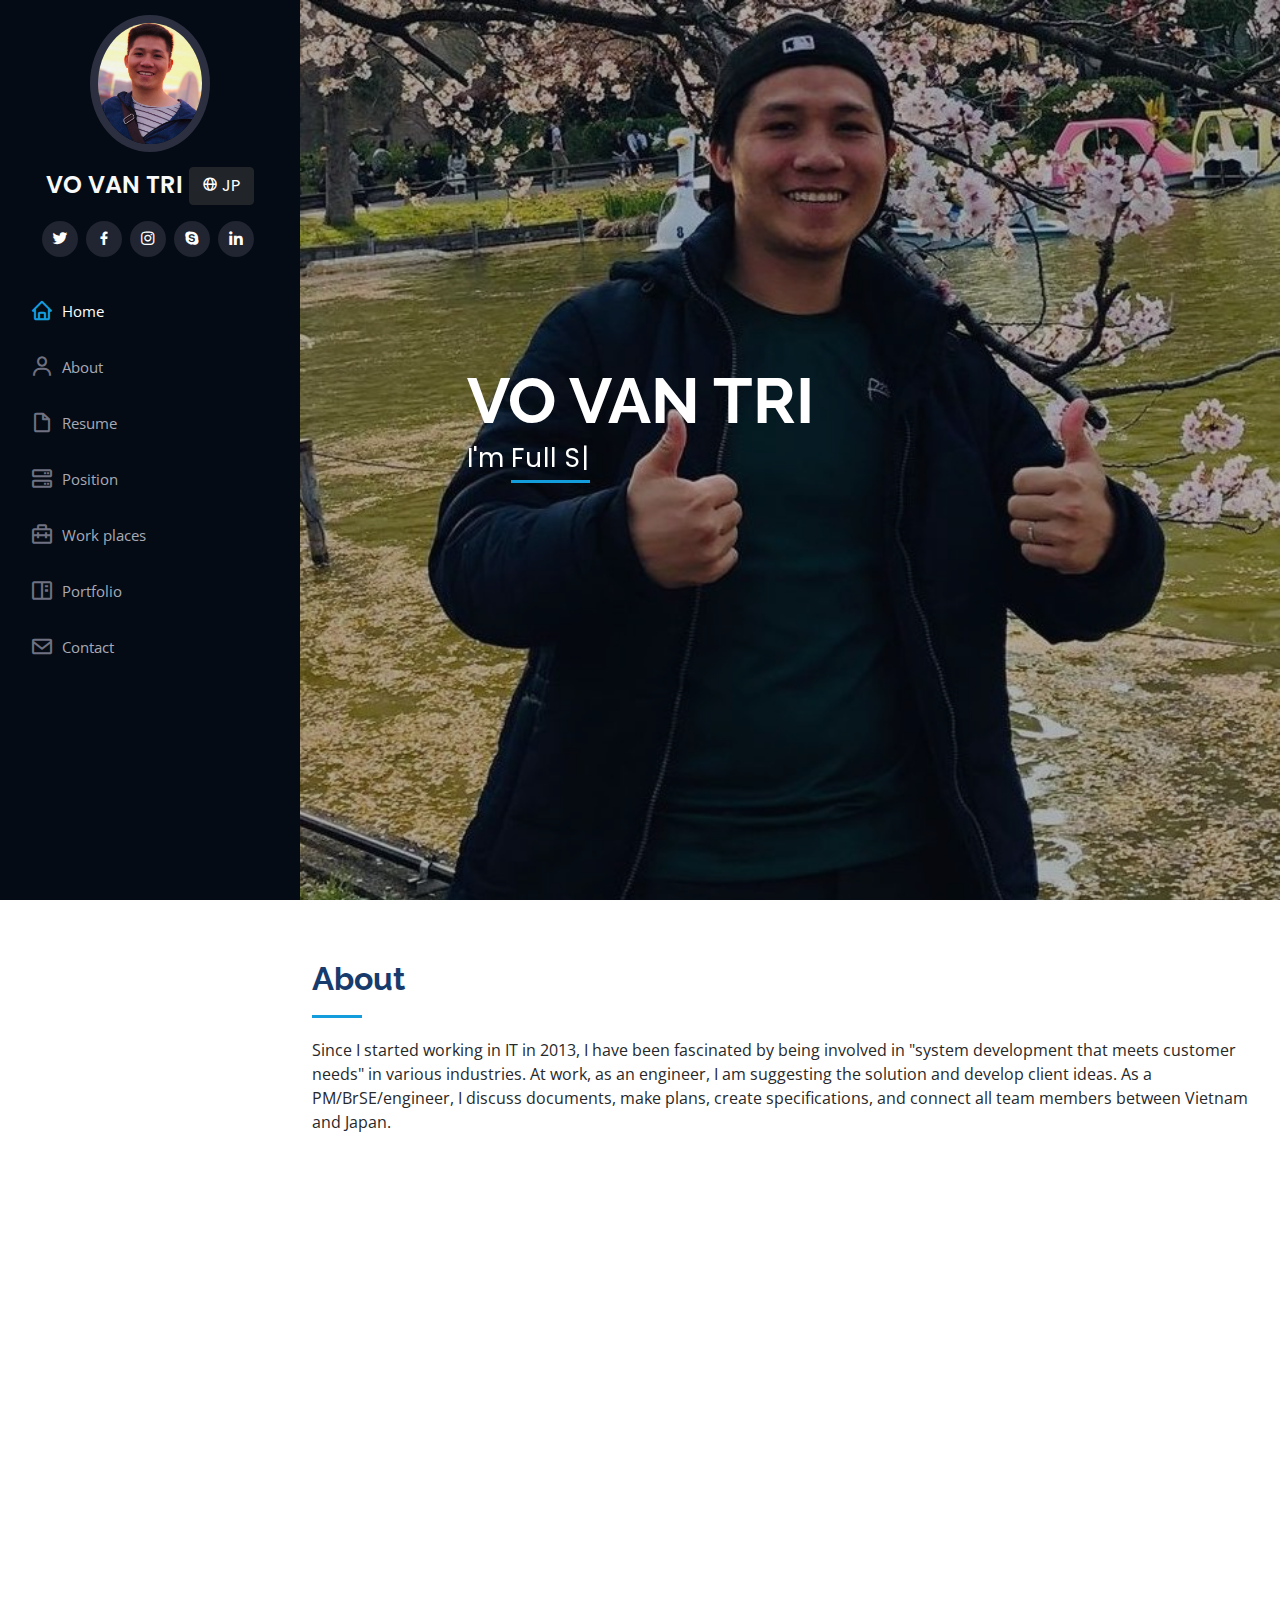
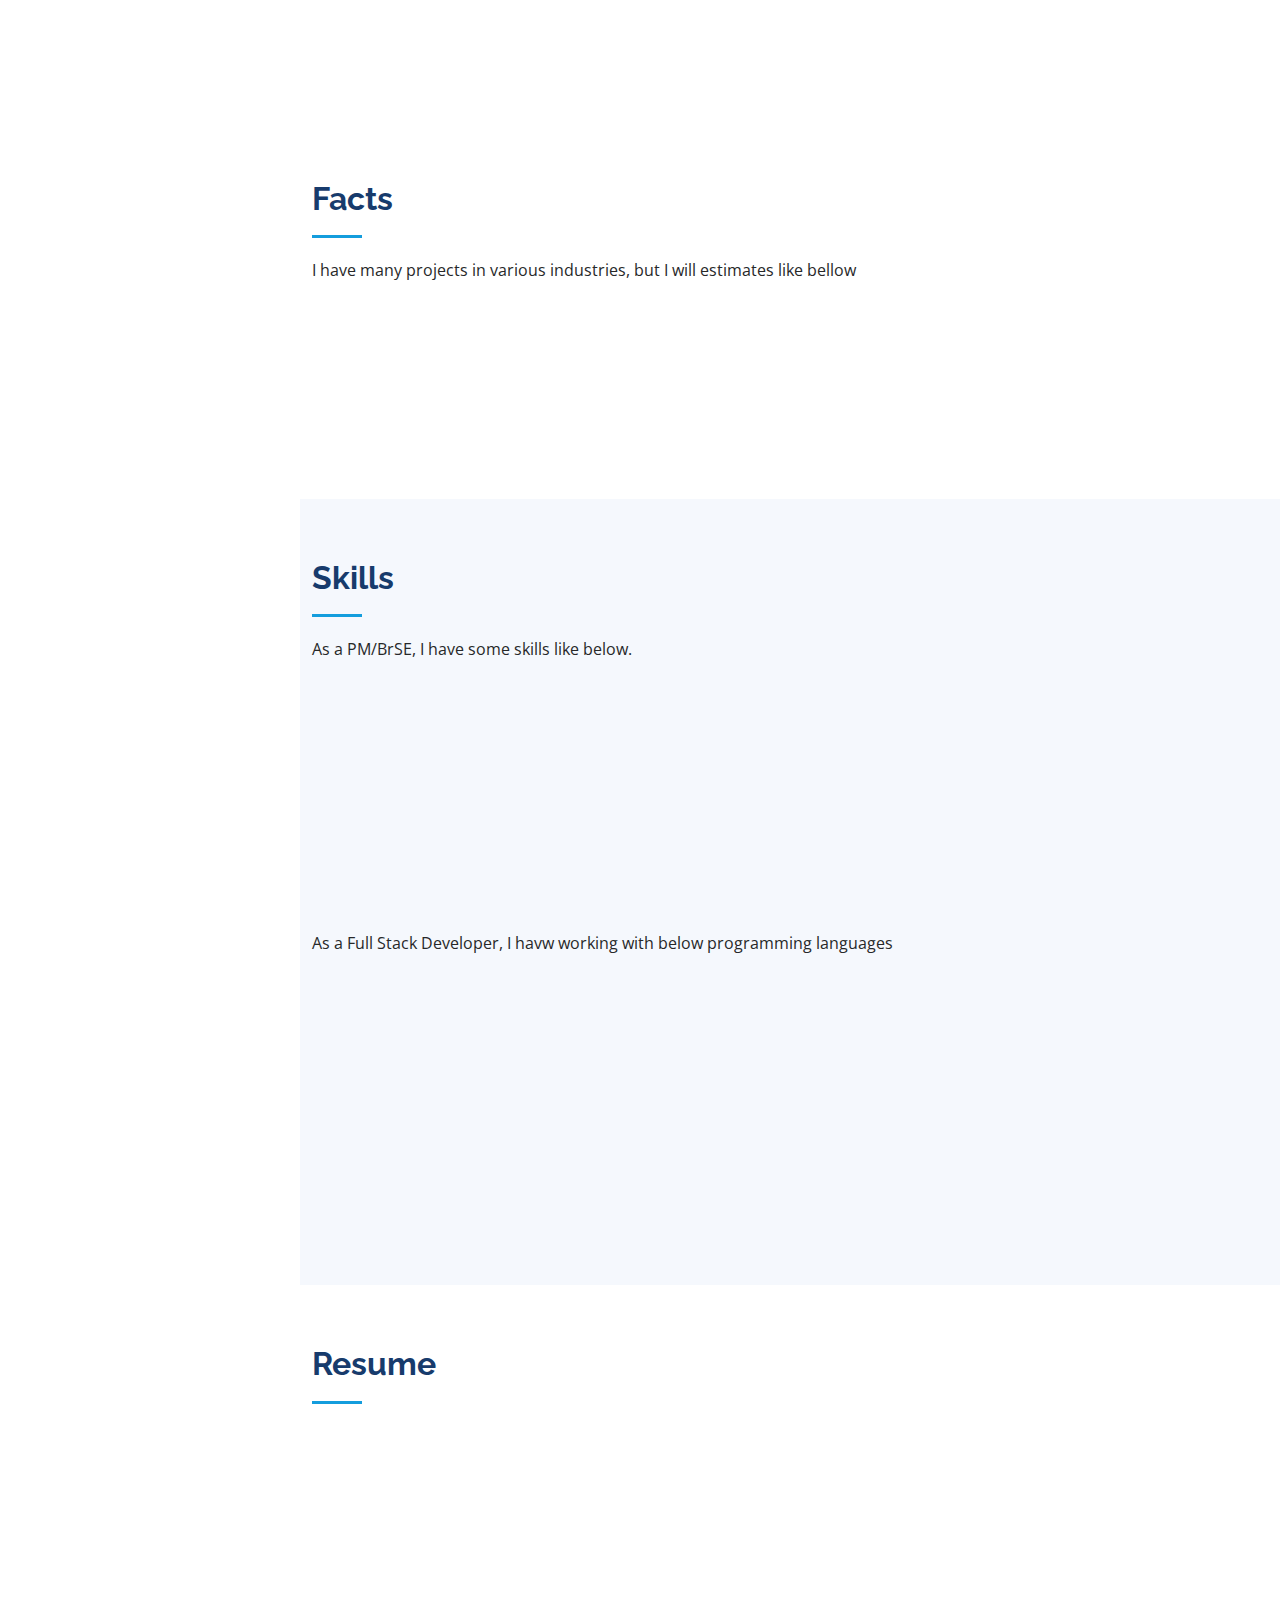
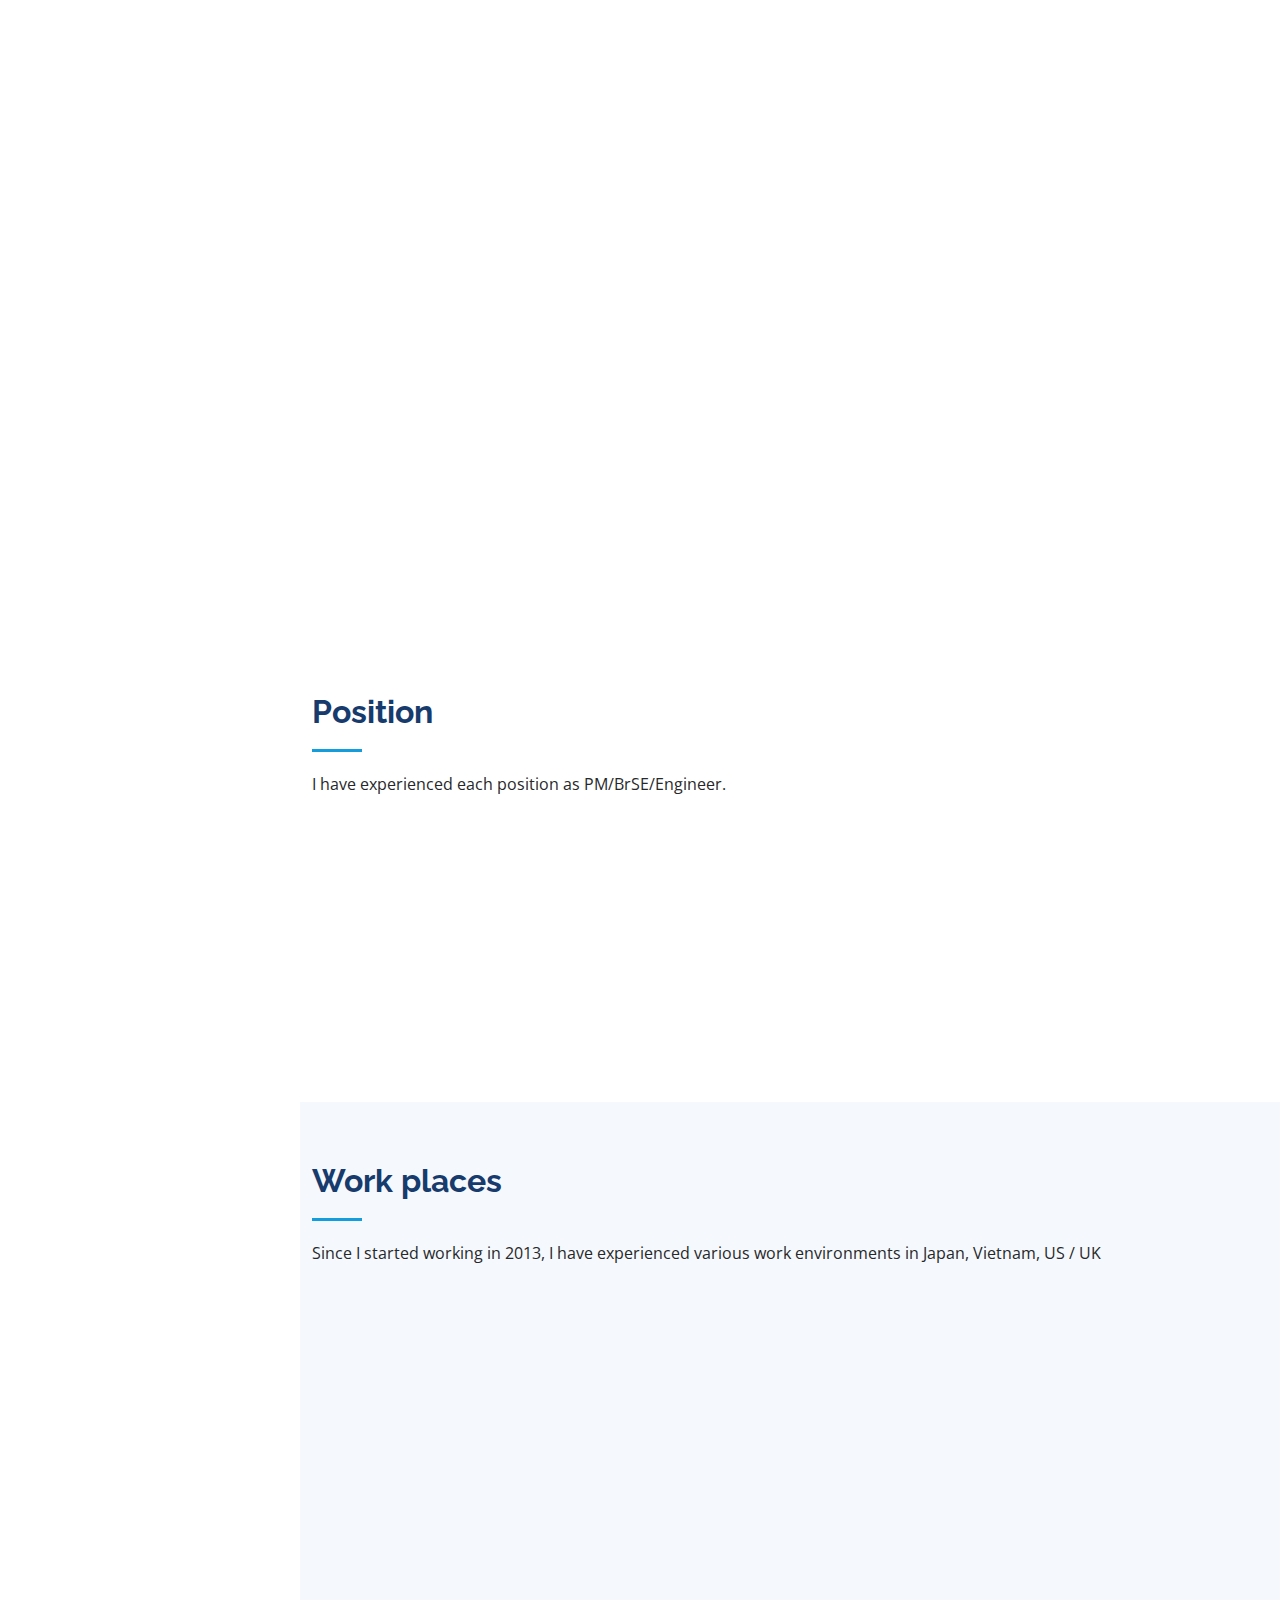
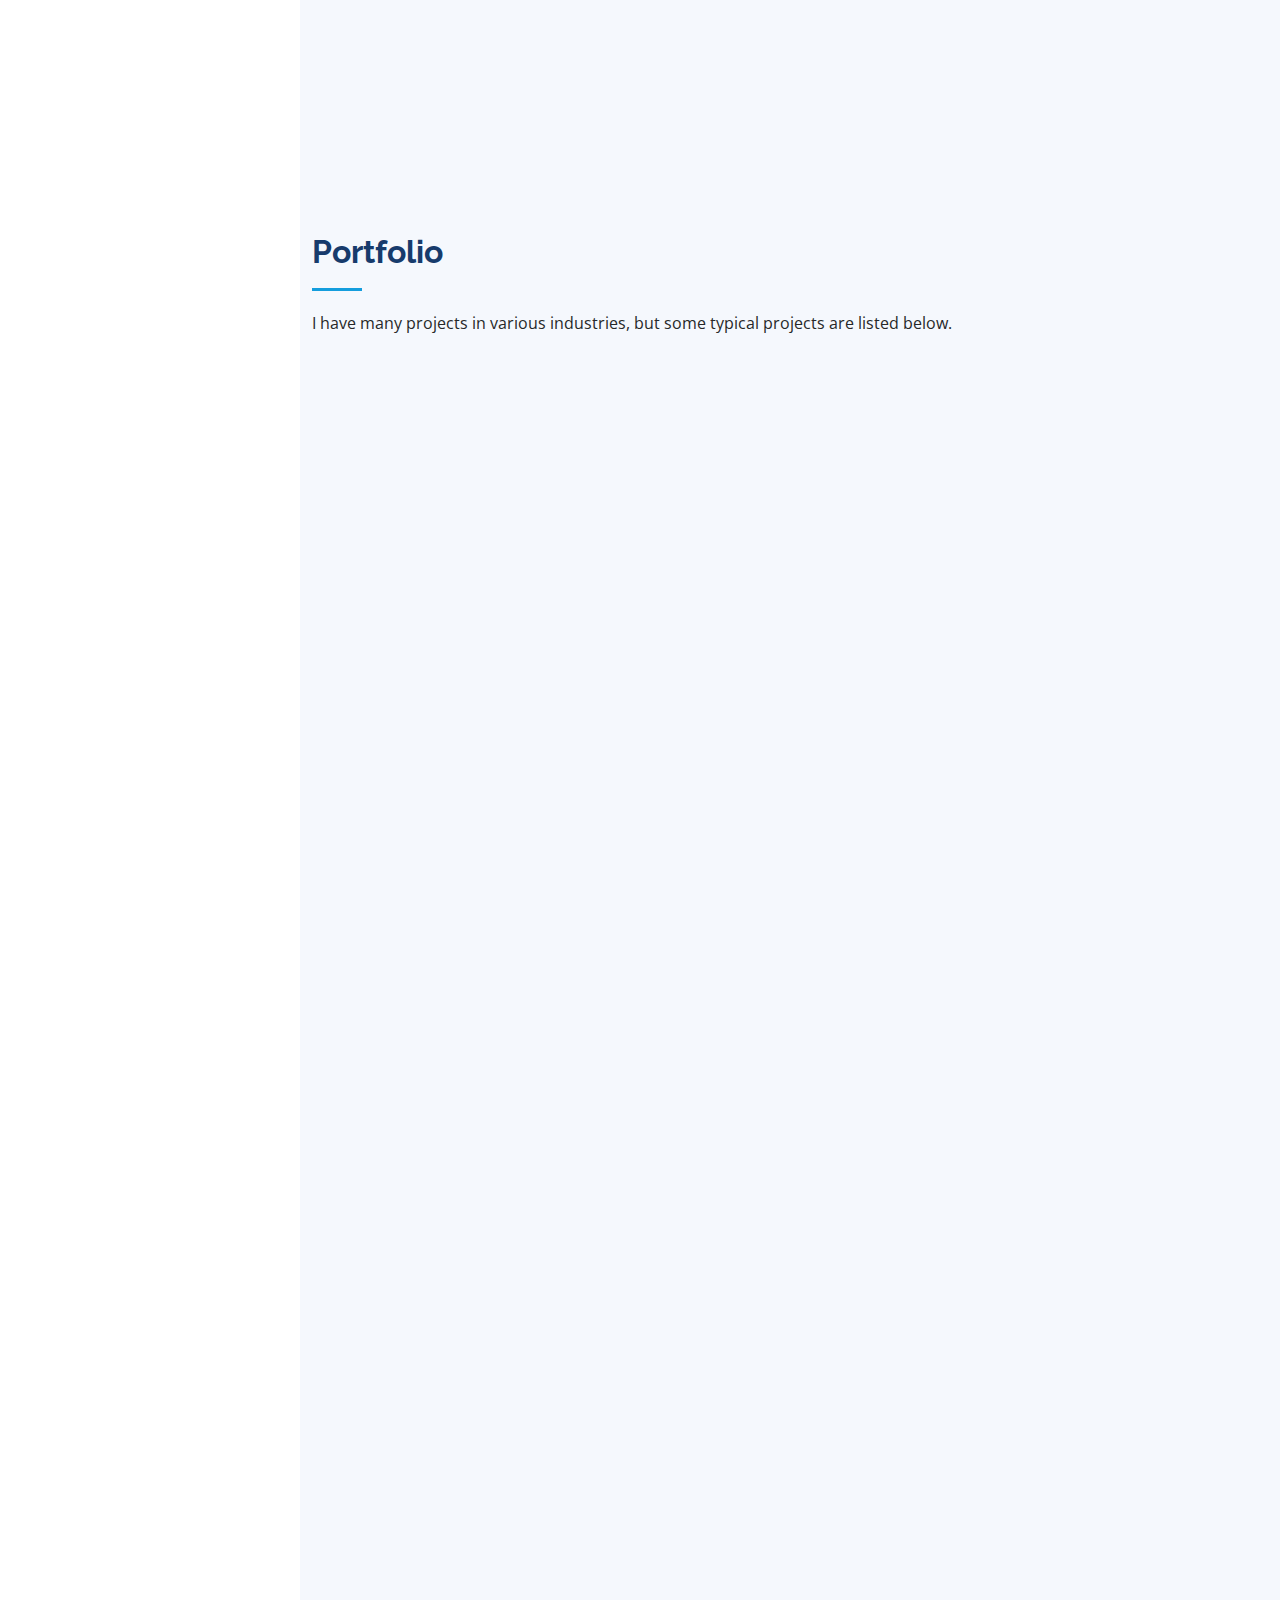
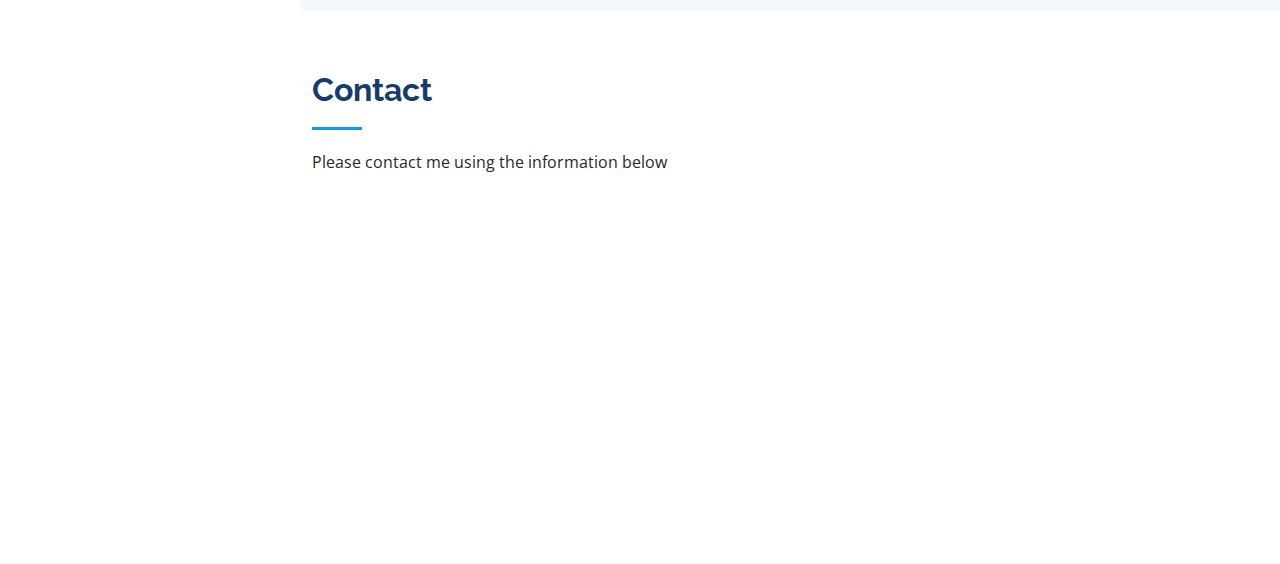
<file: index.html>
<!DOCTYPE html>
<html lang="en">

<head>
  <meta charset="utf-8">
  <meta content="width=device-width, initial-scale=1.0" name="viewport">

  <title>VO VAN TRI</title>
  <meta content="" name="description">
  <meta content="" name="keywords">

  <!-- Favicons -->
  <link href="assets/img/favicon.png" rel="icon">
  <link href="assets/img/apple-touch-icon.png" rel="apple-touch-icon">

  <!-- Google Fonts -->
  <link href="https://fonts.googleapis.com/css?family=Open+Sans:300,300i,400,400i,600,600i,700,700i|Raleway:300,300i,400,400i,500,500i,600,600i,700,700i|Poppins:300,300i,400,400i,500,500i,600,600i,700,700i" rel="stylesheet">

  <!-- Vendor CSS Files -->
  <link href="assets/vendor/aos/aos.css" rel="stylesheet">
  <link href="assets/vendor/bootstrap/css/bootstrap.min.css" rel="stylesheet">
  <link href="assets/vendor/bootstrap-icons/bootstrap-icons.css" rel="stylesheet">
  <link href="assets/vendor/boxicons/css/boxicons.min.css" rel="stylesheet">
  <link href="assets/vendor/glightbox/css/glightbox.min.css" rel="stylesheet">
  <link href="assets/vendor/swiper/swiper-bundle.min.css" rel="stylesheet">

  <!-- Template Main CSS File -->
  <link href="assets/css/style.css" rel="stylesheet">

  <!-- =======================================================
  * Template Name: iPortfolio - v3.3.0
  * Template URL: https://bootstrapmade.com/iportfolio-bootstrap-portfolio-websites-template/
  * Author: BootstrapMade.com
  * License: https://bootstrapmade.com/license/
  ======================================================== -->
</head>

<body>

  <!-- ======= Mobile nav toggle button ======= -->
  <i class="bi bi-list mobile-nav-toggle d-xl-none"></i>

  <!-- ======= Header ======= -->
  <header id="header">
    <div class="d-flex flex-column">

      <div class="profile">
        <img src="assets/img/profile-img.jpg" alt="" class="img-fluid rounded-circle">
        <h1 class="text-light">VO VAN TRI <a href="https://trivv.github.io/ja.html" class="btn btn-dark"><i class="bx bx-globe"></i> <span>JP</span></a></h1>
        <div class="social-links mt-3 text-center">
          <a href="https://twitter.com/vovantri92" class="twitter"><i class="bx bxl-twitter"></i></a>
          <a href="https://www.facebook.com/tri.bone.14" class="facebook"><i class="bx bxl-facebook"></i></a>
          <a href="https://www.instagram.com/vovantri92/" class="instagram"><i class="bx bxl-instagram"></i></a>
          <a href="https://join.skype.com/invite/kTn1F7zzxhHe" class="google-plus"><i class="bx bxl-skype"></i></a>
          <a href="https://www.linkedin.com/in/tri-vv/" class="linkedin"><i class="bx bxl-linkedin"></i></a>
        </div>
      </div>

      <nav id="navbar" class="nav-menu navbar">
        <ul>
          <li><a href="#hero" class="nav-link scrollto active"><i class="bx bx-home"></i> <span>Home</span></a></li>
          <li><a href="#about" class="nav-link scrollto"><i class="bx bx-user"></i> <span>About</span></a></li>
          <li><a href="#resume" class="nav-link scrollto"><i class="bx bx-file-blank"></i> <span>Resume</span></a></li>
          <li><a href="#services" class="nav-link scrollto"><i class="bx bx-server"></i> <span>Position</span></a></li>
          <li><a href="#testimonials" class="nav-link scrollto"><i class="bx bx-briefcase-alt-2"></i> <span>Work places</span></a></li>
          <li><a href="#portfolio" class="nav-link scrollto"><i class="bx bx-book-content"></i> <span>Portfolio</span></a></li>
          <li><a href="#contact" class="nav-link scrollto"><i class="bx bx-envelope"></i> <span>Contact</span></a></li>
        </ul>
      </nav><!-- .nav-menu -->
    </div>
  </header><!-- End Header -->

  <!-- ======= Hero Section ======= -->
  <section id="hero" class="d-flex flex-column justify-content-center align-items-center">
    <div class="hero-container" data-aos="fade-in">
      <h1>VO VAN TRI</h1>
      <p>I'm <span class="typed" data-typed-items="Full Stack Developer, Project Manager, Bridge Engineer"></span></p>
    </div>
  </section><!-- End Hero -->

  <main id="main">

    <!-- ======= About Section ======= -->
    <section id="about" class="about">
      <div class="container">

        <div class="section-title">
          <h2>About</h2>
          <p>Since I started working in IT in 2013, I have been fascinated by being involved in "system development that meets customer needs" in various industries. At work, as an engineer, I am suggesting the solution and develop client ideas. As a PM/BrSE/engineer, I discuss documents, make plans, create specifications, and connect all team members between Vietnam and Japan.</p>
        </div>

        <div class="row">
          <div class="col-lg-4" data-aos="fade-right">
            <img src="assets/img/profile-img.jpg" class="img-fluid" alt="">
          </div>
          <div class="col-lg-8 pt-4 pt-lg-0 content" data-aos="fade-left">
            <h3>PM/BrSE/SE</h3>
            <p class="fst-italic">
              BASIC INFOMATION
            </p>
            <div class="row">
              <div class="col-lg-6">
                <ul>
                  <li><i class="bi bi-chevron-right"></i> <strong>Birthday:</strong> <span id='birthday'>1992/07/13</span></li>
                  <li><i class="bi bi-chevron-right"></i> <strong>Phone:</strong> <span>+80 7897 6823</span></li>
                  <li><i class="bi bi-chevron-right"></i> <strong>City:</strong> <span>Tokyo, Japan</span></li>
                  <li><i class="bi bi-chevron-right"></i> <strong>Language:</strong> <span>Vietnamese, Japanese, English</span></li>
                </ul>
              </div>
              <div class="col-lg-6">
                <ul>
                  <li><i class="bi bi-chevron-right"></i> <strong>Age:</strong> <span id='age-display'></span></li>
                  <li><i class="bi bi-chevron-right"></i> <strong>Email:</strong> <span>vovantri92@gmail.com</span></li>
                  <li><i class="bi bi-chevron-right"></i> <strong>Profession:</strong> <span>PM/BrSE/SE</span></li>
                  <li><i class="bi bi-chevron-right"></i> <strong>Hobby:</strong> <span>Reading Book, Traveling, Soccer</span></li>
                </ul>
              </div>
            </div>

            <p class="fst-italic">
              CAREER OBJECTIVE
            </p>
            <div class="row">
              <div class="col-lg-12">
                <ul>
                  <li><i class="bi bi-check2"></i> I try to listen to the opinions of other people.</li>
                  <li><i class="bi bi-check2"></i> I recognize that I will take responsibility no matter what is simple.</li>
                  <li><i class="bi bi-check2"></i> I would like to challenge the unknown and gain more experience.</span></li>
                  <li><i class="bi bi-check2"></i> I want to be able to contribute with the experience and skills I have cultivated.</span></li>
                </ul>
              </div>
            </div>

          </div>
        </div>

      </div>
    </section><!-- End About Section -->

    <!-- ======= Facts Section ======= -->
    <section id="facts" class="facts">
      <div class="container">

        <div class="section-title">
          <h2>Facts</h2>
          <p>I have many projects in various industries, but I will estimates like bellow </p>
        </div>

        <div class="row no-gutters">

          <div class="col-lg-3 col-md-6 d-md-flex align-items-md-stretch" data-aos="fade-up">
            <div class="count-box">
              <i class="bi bi-emoji-smile"></i>
              <span data-purecounter-start="0" data-purecounter-end="16" data-purecounter-duration="1" class="purecounter"></span>
              <p><strong>Happy Clients</strong></p>
            </div>
          </div>

          <div class="col-lg-3 col-md-6 d-md-flex align-items-md-stretch" data-aos="fade-up" data-aos-delay="100">
            <div class="count-box">
              <i class="bi bi-journal-richtext"></i>
              <span data-purecounter-start="0" data-purecounter-end="20" data-purecounter-duration="1" class="purecounter"></span>
              <p><strong>Projects</strong></p>
            </div>
          </div>

          <div class="col-lg-3 col-md-6 d-md-flex align-items-md-stretch" data-aos="fade-up" data-aos-delay="200">
            <div class="count-box">
              <i class="bi bi-headset"></i>
              <span data-purecounter-start="0" data-purecounter-end="20328" data-purecounter-duration="1" class="purecounter"></span>
              <p><strong>Hours Of Support</strong></p>
            </div>
          </div>

          <div class="col-lg-3 col-md-6 d-md-flex align-items-md-stretch" data-aos="fade-up" data-aos-delay="300">
            <div class="count-box">
              <i class="bi bi-people"></i>
              <span data-purecounter-start="0" data-purecounter-end="50" data-purecounter-duration="1" class="purecounter"></span>
              <p><strong>Hard Workers</strong></p>
            </div>
          </div>

        </div>

      </div>
    </section><!-- End Facts Section -->

    <!-- ======= Skills Section ======= -->
    <section id="skills" class="skills section-bg">
      <div class="container">

        <div class="section-title">
          <h2>Skills</h2>
          <p>As a PM/BrSE, I have some skills like below. </p>
        </div>

        <div class="row skills-content">
          <div class="col-lg-6" data-aos="fade-up">
            <div class="progress">
              <span class="skill">Requirement definition <i class="bi bi-bookmark-check-fill val"></i></span>
              <div class="progress-bar-wrap">
                <div class="progress-bar" role="progressbar" aria-valuenow="100" aria-valuemin="0" aria-valuemax="100"></div>
              </div>
            </div>

            <div class="progress">
              <span class="skill">basic design <i class="bi bi-bookmark-check-fill val"></i></span>
              <div class="progress-bar-wrap">
                <div class="progress-bar" role="progressbar" aria-valuenow="100" aria-valuemin="0" aria-valuemax="100"></div>
              </div>
            </div>

            <div class="progress">
              <span class="skill">detail design <i class="bi bi-bookmark-check-fill val"></i></span>
              <div class="progress-bar-wrap">
                <div class="progress-bar" role="progressbar" aria-valuenow="100" aria-valuemin="0" aria-valuemax="100"></div>
              </div>
            </div>

            <div class="progress">
              <span class="skill">Planning <i class="bi bi-bookmark-check-fill val"></i></span>
              <div class="progress-bar-wrap">
                <div class="progress-bar" role="progressbar" aria-valuenow="100" aria-valuemin="0" aria-valuemax="100"></div>
              </div>
            </div>

          </div>

          <div class="col-lg-6" data-aos="fade-up" data-aos-delay="100">

            <div class="progress">
              <span class="skill">Test specification creation <i class="bi bi-bookmark-check-fill val"></i></span>
              <div class="progress-bar-wrap">
                <div class="progress-bar" role="progressbar" aria-valuenow="100" aria-valuemin="0" aria-valuemax="100"></div>
              </div>
            </div>

            <div class="progress">
              <span class="skill">Database design <i class="bi bi-bookmark-check-fill val"></i></span>
              <div class="progress-bar-wrap">
                <div class="progress-bar" role="progressbar" aria-valuenow="100" aria-valuemin="0" aria-valuemax="100"></div>
              </div>
            </div>

            <div class="progress">
              <span class="skill">Team management <i class="bi bi-bookmark-check-fill val"></i></span>
              <div class="progress-bar-wrap">
                <div class="progress-bar" role="progressbar" aria-valuenow="100" aria-valuemin="0" aria-valuemax="100"></div>
              </div>
            </div>

            <div class="progress">
              <span class="skill">Suggestion the solution <i class="bi bi-bookmark-check-fill val"></i></span>
              <div class="progress-bar-wrap">
                <div class="progress-bar" role="progressbar" aria-valuenow="100" aria-valuemin="0" aria-valuemax="100"></div>
              </div>
            </div>
          </div>
        </div>

        <div class="section-title">
          <p>As a Full Stack Developer, I havw working with below programming languages</p>
        </div>

        <div class="row skills-content">

          <div class="col-lg-6" data-aos="fade-up">

            <div class="progress">
              <span class="skill">Ruby <i class="val">100%</i></span>
              <div class="progress-bar-wrap">
                <div class="progress-bar" role="progressbar" aria-valuenow="100" aria-valuemin="0" aria-valuemax="100"></div>
              </div>
            </div>

            <div class="progress">
              <span class="skill">PHP <i class="val">60%</i></span>
              <div class="progress-bar-wrap">
                <div class="progress-bar" role="progressbar" aria-valuenow="60" aria-valuemin="0" aria-valuemax="100"></div>
              </div>
            </div>

            <div class="progress">
              <span class="skill">HTML <i class="val">70%</i></span>
              <div class="progress-bar-wrap">
                <div class="progress-bar" role="progressbar" aria-valuenow="70" aria-valuemin="0" aria-valuemax="100"></div>
              </div>
            </div>

            <div class="progress">
              <span class="skill">CSS <i class="val">70%</i></span>
              <div class="progress-bar-wrap">
                <div class="progress-bar" role="progressbar" aria-valuenow="70" aria-valuemin="0" aria-valuemax="100"></div>
              </div>
            </div>

          </div>

          <div class="col-lg-6" data-aos="fade-up" data-aos-delay="100">

            <div class="progress">
              <span class="skill">JavaScript <i class="val">75%</i></span>
              <div class="progress-bar-wrap">
                <div class="progress-bar" role="progressbar" aria-valuenow="75" aria-valuemin="0" aria-valuemax="100"></div>
              </div>
            </div>

            <div class="progress">
              <span class="skill">VueJS <i class="val">65%</i></span>
              <div class="progress-bar-wrap">
                <div class="progress-bar" role="progressbar" aria-valuenow="65" aria-valuemin="0" aria-valuemax="100"></div>
              </div>
            </div>

            <div class="progress">
              <span class="skill">MySQL <i class="val">80%</i></span>
              <div class="progress-bar-wrap">
                <div class="progress-bar" role="progressbar" aria-valuenow="80" aria-valuemin="0" aria-valuemax="100"></div>
              </div>
            </div>

            <div class="progress">
              <span class="skill">PostgreSQL <i class="val">80%</i></span>
              <div class="progress-bar-wrap">
                <div class="progress-bar" role="progressbar" aria-valuenow="80" aria-valuemin="0" aria-valuemax="100"></div>
              </div>
            </div>

          </div>

        </div>

      </div>
    </section><!-- End Skills Section -->

    <!-- ======= Resume Section ======= -->
    <section id="resume" class="resume">
      <div class="container">

        <div class="section-title">
          <h2>Resume</h2>
          <p></p>
        </div>

        <div class="row">
          <div class="col-lg-6" data-aos="fade-up">
            <h3 class="resume-title">Sumary</h3>
            <div class="resume-item pb-0">
              <h4>VO VAN TRI</h4>
              <p><em>I graduated from Hue University's Information Technology in 2014, but fortunately I had the opportunity to work in 2013, so I have experienced various work environments in various industries since I started working. I have been working as a backend engineer in Vietnam since 2013 and have been working as a PM / BrSE / engineer since I came to Japan in 2018.</em></p>
              <ul>
                <li>Tokyo, Japan</li>
                <li>(080) 7897-6823</li>
                <li>vovantri92@gmail.com</li>
              </ul>
            </div>

            <h3 class="resume-title">Education</h3>
            <div class="resume-item">
              <h4>Bachelor of Information Technology</h4>
              <h5>2010 - 2014</h5>
              <p><em>Hue University of Sciences at Hue, VietNam</em></p>
              <p>When I was in college, I was planning to graduate from college in 2014, but I had a basic programming model like MVC and basic programming languages such as ASP.Net, Java (Swing / Android), PHP, HTML, CSS, Javascript, etc. I had the opportunity to approach, so I started working as an engineer in 2013.</p>
            </div>
          </div>
          <div class="col-lg-6" data-aos="fade-up" data-aos-delay="100">
            <h3 class="resume-title">Professional Experience</h3>
            <div class="resume-item">
              <h4>PM/BrSE/SE</h4>
              <h5>2018 - Present</h5>
              <p><em>Tokyo, Japan </em></p>
              <ul>
                <li>Get the document from client, planning, create specs, and connect all team members between Vietnam and Japan</li>
                <li>Management and Delegate tasks to the members of the project </li>
                <li>Supervise the assessment of all source code to ensure quality and accuracy of the document</li>
              </ul>
            </div>
            <div class="resume-item">
              <h4>IT engineer</h4>
              <h5>2013 - 2018</h5>
              <p><em>Danang, VietNam</em></p>
              <ul>
                <li>Build and developed the Client's ideas </li>
                <li>Managed up to 5 projects or tasks at a given time while under pressure</li>
                <li>Recommended and consulted with clients on the most appropriate logic and technical</li>
              </ul>
            </div>
          </div>
        </div>

      </div>
    </section><!-- End Resume Section -->

    <!-- ======= Services Section ======= -->
    <section id="services" class="services">
      <div class="container">

        <div class="section-title">
          <h2>Position</h2>
          <p>I have experienced each position as PM/BrSE/Engineer.</p>
        </div>

        <div class="row">
          <div class="col-lg-4 col-md-6 icon-box" data-aos="fade-up" data-aos-delay="200">
            <div class="icon"><i class="bi bi-briefcase"></i></div>
            <h4 class="title"><a href="">PM/BrSE</a></h4>
            <p class="description">As a PM/BrSE, I discuss documents, plans, develops specifications and connects all team members between Vietnam and Japan.</p>
          </div>
          <div class="col-lg-4 col-md-6 icon-box" data-aos="fade-up">
            <div class="icon"><i class="bi bi-code"></i></div>
            <h4 class="title"><a href="">Back-End Development</a></h4>
            <p class="description">As a Back-End Developer, I using acquire the skills and high perspective and provide the technology suitable for the customer's requirements and suggesting the solution. </p>
          </div>
          <div class="col-lg-4 col-md-6 icon-box" data-aos="fade-up" data-aos-delay="100">
            <div class="icon"><i class="bi bi-window-sidebar"></i></div>
            <h4 class="title"><a href="">Front-End Development</a></h4>
            <p class="description">As a Front-End Developer, I create beautifully designed web apps precisely tailored to the Client's situation. </p>
          </div>
        </div>

      </div>
    </section><!-- End Services Section -->

    <!-- ======= Testimonials Section ======= -->
    <section id="testimonials" class="testimonials section-bg">
      <div class="container">

        <div class="section-title">
          <h2>Work places</h2>
          <p>Since I started working in 2013, I have experienced various work environments in Japan, Vietnam, US / UK</p>
        </div>

        <div class="testimonials-slider swiper-container" data-aos="fade-up" data-aos-delay="100">
          <div class="swiper-wrapper">

            <div class="swiper-slide">
              <div class="testimonial-item" data-aos="fade-up">
                <p>
                  <i class="bx bxs-quote-alt-left quote-icon-left"></i>
                    I came to Japan in 2018 to join Neocareer. At here, I have been involved in the development of projects and have gained experience in PM/BrSE.
                  <i class="bx bxs-quote-alt-right quote-icon-right"></i>
                </p>
                <img src="assets/img/testimonials/neocareer.jpg" class="testimonial-img" alt="">
                <h3>Neocareer</h3>
                <h4>Tokyo, Japan</h4>
              </div>
            </div><!-- End testimonial item -->

            <div class="swiper-slide">
              <div class="testimonial-item" data-aos="fade-up" data-aos-delay="100">
                <p>
                  <i class="bx bxs-quote-alt-left quote-icon-left"></i>
                    I have joined Neolab Vietnam in 2015. During this time, I have 2 times business trips to Japan, and in 2018, I have a chance to come to Japan to work.
                  <i class="bx bxs-quote-alt-right quote-icon-right"></i>
                </p>
                <img src="assets/img/testimonials/neolab.jpg" class="testimonial-img" alt="">
                <h3>Neolab Vietnam </h3>
                <h4>Danang, Vietnam</h4>
              </div>
            </div><!-- End testimonial item -->

            <div class="swiper-slide">
              <div class="testimonial-item" data-aos="fade-up" data-aos-delay="200">
                <p>
                  <i class="bx bxs-quote-alt-left quote-icon-left"></i>
                    I have joined AsianTech Vietnam in 2014. This is the first Japanese company that I joined, it is a good opportunity for me to approach the Japanese market.
                  <i class="bx bxs-quote-alt-right quote-icon-right"></i>
                </p>
                <img src="assets/img/testimonials/asiantech.jpg" class="testimonial-img" alt="">
                <h3>AsianTech</h3>
                <h4>Danang, Vietnam</h4>
              </div>
            </div><!-- End testimonial item -->

            <div class="swiper-slide">
              <div class="testimonial-item" data-aos="fade-up" data-aos-delay="300">
                <p>
                  <i class="bx bxs-quote-alt-left quote-icon-left"></i>
                  During university time, I started my career with the freelance team in 2013. Here I learned many things, especially the working environment of the US・UK market.
                  <i class="bx bxs-quote-alt-right quote-icon-right"></i>
                </p>
                <img src="assets/img/testimonials/freelancer.jpg" class="testimonial-img" alt="">
                <h3>Freelance Team</h3>
                <h4>Danang, Vietnam</h4>
              </div>
            </div><!-- End testimonial item -->

          </div>
          <div class="swiper-pagination"></div>
        </div>

      </div>
    </section><!-- End Testimonials Section -->

        <!-- ======= Portfolio Section ======= -->
    <section id="portfolio" class="portfolio section-bg">
      <div class="container">

        <div class="section-title">
          <h2>Portfolio</h2>
          <p>I have many projects in various industries, but some typical projects are listed below.</p>
        </div>

        <div class="row" data-aos="fade-up">
          <div class="col-lg-12 d-flex justify-content-center">
            <ul id="portfolio-flters">
              <li data-filter="*" class="filter-active">All</li>
              <li data-filter=".filter-japan">Japan</li>
              <li data-filter=".filter-vietnam">Vietnam</li>
              <li data-filter=".filter-us">US・UK</li>
            </ul>
          </div>
        </div>

        <div class="row portfolio-container" data-aos="fade-up" data-aos-delay="100">

          <div class="col-lg-4 col-md-6 portfolio-item filter-japan">
            <div class="portfolio-wrap">
              <img src="assets/img/portfolio/acall.jpg" class="img-fluid" alt="">
              <div class="portfolio-links">
                <a href="assets/img/portfolio/acall.jpg" data-gallery="portfolioGallery" class="portfolio-lightbox" title="Smart Office platform「WorkstyleOS」"><i class="bx bx-plus"></i></a>
              </div>
            </div>
          </div>

          <div class="col-lg-4 col-md-6 portfolio-item filter-us">
            <div class="portfolio-wrap">
              <img src="assets/img/portfolio/ciaobox.jpg" class="img-fluid" alt="">
              <div class="portfolio-links">
                <a href="assets/img/portfolio/ciaobox.jpg" data-gallery="portfolioGallery" class="portfolio-lightbox" title="Storge Service「Ciaobox」"><i class="bx bx-plus"></i></a>
              </div>
            </div>
          </div>

          <div class="col-lg-4 col-md-6 portfolio-item filter-japan">
            <div class="portfolio-wrap">
              <img src="assets/img/portfolio/hito.jpg" class="img-fluid" alt="">
              <div class="portfolio-links">
                <a href="assets/img/portfolio/hito.jpg" data-gallery="portfolioGallery" class="portfolio-lightbox" title="Recruitment support and management system for part-time workers「HITO-Manager」"><i class="bx bx-plus"></i></a>
              </div>
            </div>
          </div>

          <div class="col-lg-4 col-md-6 portfolio-item filter-vietnam">
            <div class="portfolio-wrap">
              <img src="assets/img/portfolio/aidtower.jpg" class="img-fluid" alt="">
              <div class="portfolio-links">
                <a href="assets/img/portfolio/aidtower.jpg" data-gallery="portfolioGallery" class="portfolio-lightbox" title="Online learning and education system「AidTower」"><i class="bx bx-plus"></i></a>
              </div>
            </div>
          </div>

          <div class="col-lg-4 col-md-6 portfolio-item filter-us">
            <div class="portfolio-wrap">
              <img src="assets/img/portfolio/todo.jpg" class="img-fluid" alt="">
              <div class="portfolio-links">
                <a href="assets/img/portfolio/todo.jpg" data-gallery="portfolioGallery" class="portfolio-lightbox" title="Task-based management system「To-Do List」"><i class="bx bx-plus"></i></a>
              </div>
            </div>
          </div>

          <div class="col-lg-4 col-md-6 portfolio-item filter-japan">
            <div class="portfolio-wrap">
              <img src="assets/img/portfolio/kintai.jpg" class="img-fluid" alt="">
              <div class="portfolio-links">
                <a href="assets/img/portfolio/kintai.jpg" data-gallery="portfolioGallery" class="portfolio-lightbox" title="Time and attendance management system「jinjer勤怠」"><i class="bx bx-plus"></i></a>
              </div>
            </div>
          </div>

          <div class="col-lg-4 col-md-6 portfolio-item filter-vietnam">
            <div class="portfolio-wrap">
              <img src="assets/img/portfolio/wao.jpg" class="img-fluid" alt="">
              <div class="portfolio-links">
                <a href="assets/img/portfolio/wao.jpg" data-gallery="portfolioGallery" class="portfolio-lightbox" title="Women's All in One service「LMI-WAO」"><i class="bx bx-plus"></i></a>
              </div>
            </div>
          </div>

          <div class="col-lg-4 col-md-6 portfolio-item filter-vietnam">
            <div class="portfolio-wrap">
              <img src="assets/img/portfolio/koebu.jpg" class="img-fluid" alt="">
              <div class="portfolio-links">
                <a href="assets/img/portfolio/koebu.jpg" data-gallery="portfolioGallery" class="portfolio-lightbox" title="Voice posting community system「koebu（こえ部）」"><i class="bx bx-plus"></i></a>
              </div>
            </div>
          </div>

          <div class="col-lg-4 col-md-6 portfolio-item filter-us">
            <div class="portfolio-wrap">
              <img src="assets/img/portfolio/nomen.jpg" class="img-fluid" alt="">
              <div class="portfolio-links">
                <a href="assets/img/portfolio/nomen.jpg" data-gallery="portfolioGallery" class="portfolio-lightbox" title="Audio upload system for reading people's names in various languages「Nomen」"><i class="bx bx-plus"></i></a>
              </div>
            </div>
          </div>

        </div>

      </div>
    </section><!-- End Portfolio Section -->

    <!-- ======= Contact Section ======= -->
    <section id="contact" class="contact">
      <div class="container">

        <div class="section-title">
          <h2>Contact</h2>
          <p>Please contact me using the information below</p>
        </div>

        <div class="row" data-aos="fade-in">

          <div class="col-lg-5 d-flex align-items-stretch">
            <div class="info">
              <div class="address">
                <i class="bi bi-geo-alt"></i>
                <h4>Location</h4>
                <p>Tokyo, Japan</p>
              </div>

              <div class="email">
                <i class="bi bi-envelope"></i>
                <h4>Email</h4>
                <p>vovantri92@gmail.com</p>
              </div>
            </div>
          </div>

          <div class="col-lg-5 d-flex align-items-stretch">
            <div class="info">
              <div class="phone">
                <i class="bi bi-phone"></i>
                <h4>Phone</h4>
                <p>(080) 7897-6823</p>
              </div>

              <div class="social">
                <i class="bi bi-gear-wide-connected"></i>
                <h4>Social</h4>
                  <a href="https://twitter.com/vovantri92" class="twitter"><i class="bx bxl-twitter"></i></a>
                  <a href="https://www.facebook.com/tri.bone.14" class="facebook"><i class="bi bi-facebook"></i></a>
                  <a href="https://www.instagram.com/vovantri92/" class="instagram"><i class="bx bxl-instagram"></i></a>
                  <a href="https://join.skype.com/invite/kTn1F7zzxhHe" class="google-plus"><i class="bx bxl-skype"></i></a>
                  <a href="https://www.linkedin.com/in/tri-vv/" class="linkedin"><i class="bx bxl-linkedin"></i></a>
              </div>
            </div>
          </div>
        </div>
      </div>
    </section><!-- End Contact Section -->

  </main><!-- End #main -->

  <a href="https://trivv.github.io#hero" class="back-to-top d-flex align-items-center justify-content-center"><i class="bi bi-arrow-up-short"></i></a>

  <!-- Vendor JS Files -->
  <script src="assets/vendor/aos/aos.js"></script>
  <script src="assets/vendor/bootstrap/js/bootstrap.bundle.min.js"></script>
  <script src="assets/vendor/glightbox/js/glightbox.min.js"></script>
  <script src="assets/vendor/isotope-layout/isotope.pkgd.min.js"></script>
  <script src="assets/vendor/php-email-form/validate.js"></script>
  <script src="assets/vendor/purecounter/purecounter.js"></script>
  <script src="assets/vendor/swiper/swiper-bundle.min.js"></script>
  <script src="assets/vendor/typed.js/typed.min.js"></script>
  <script src="assets/vendor/waypoints/noframework.waypoints.js"></script>

  <!-- Template Main JS File -->
  <script src="assets/js/main.js"></script>

</body>

</html>
</file>
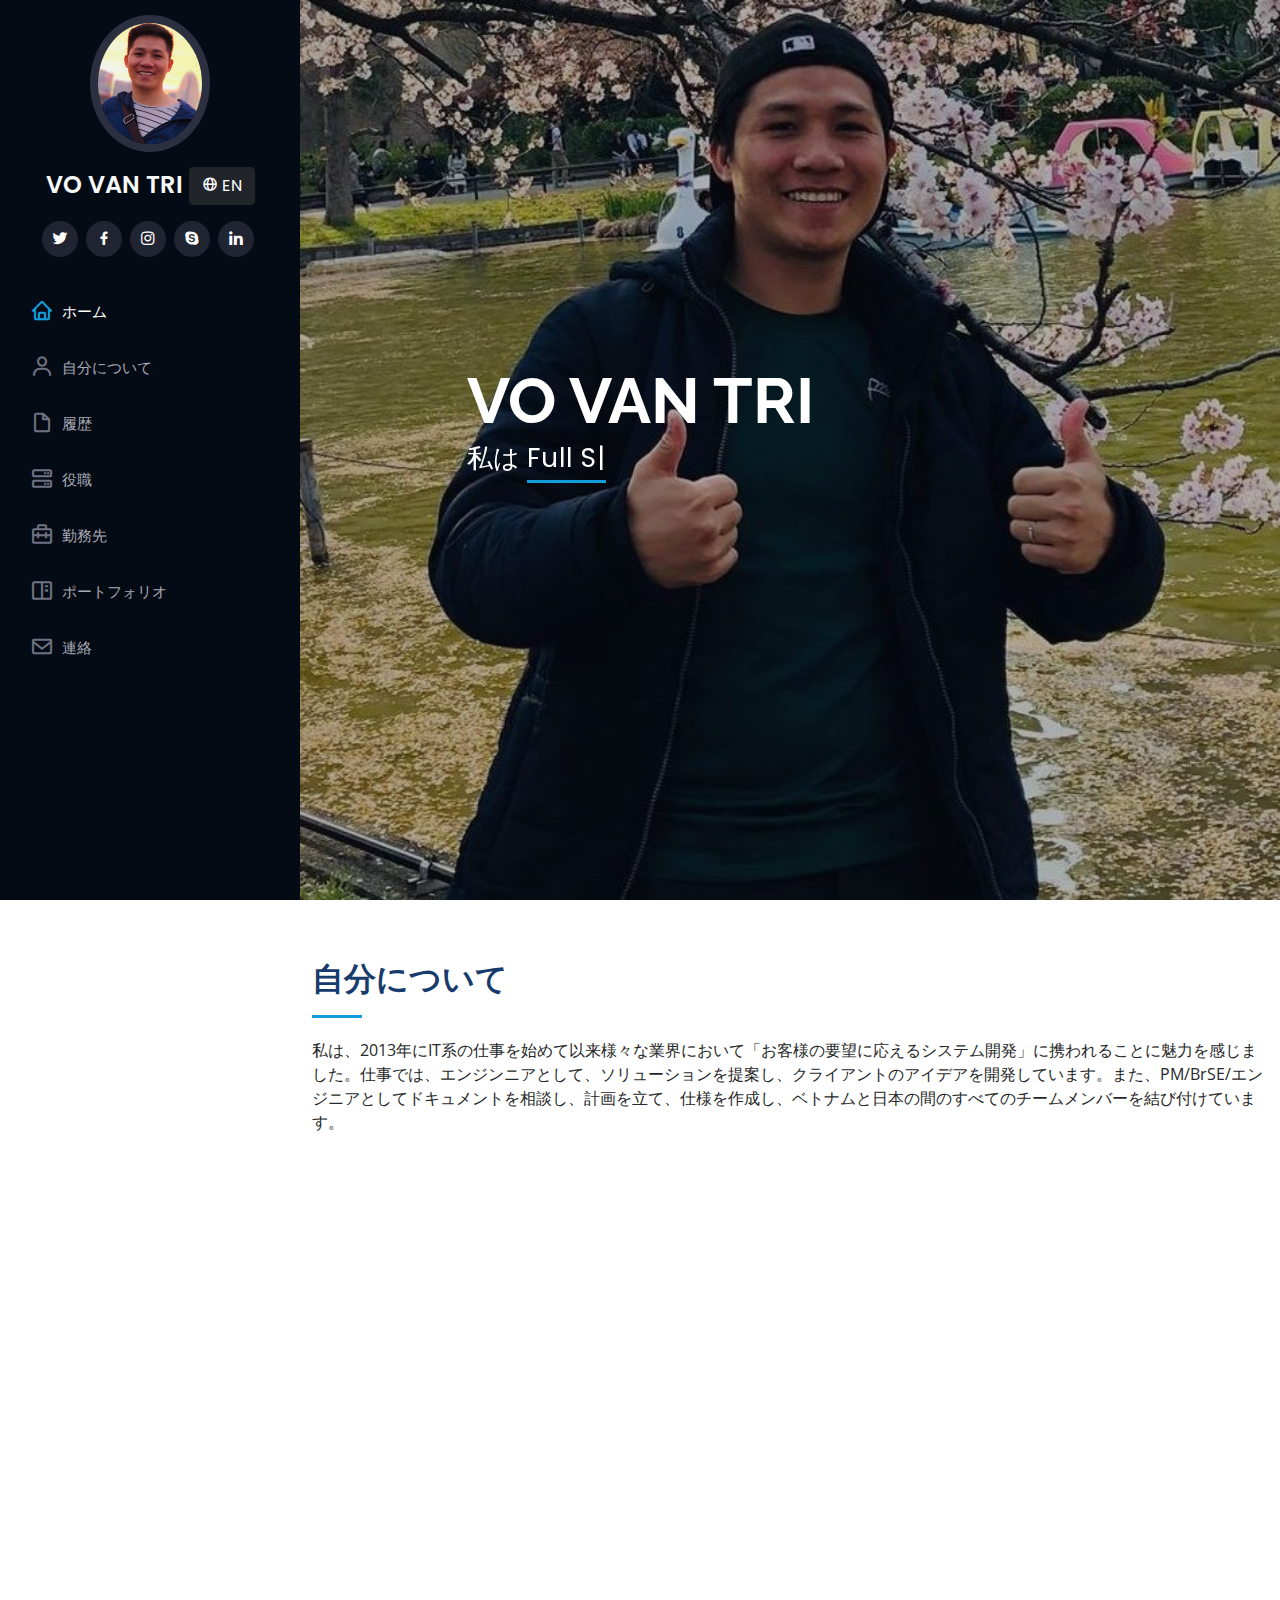
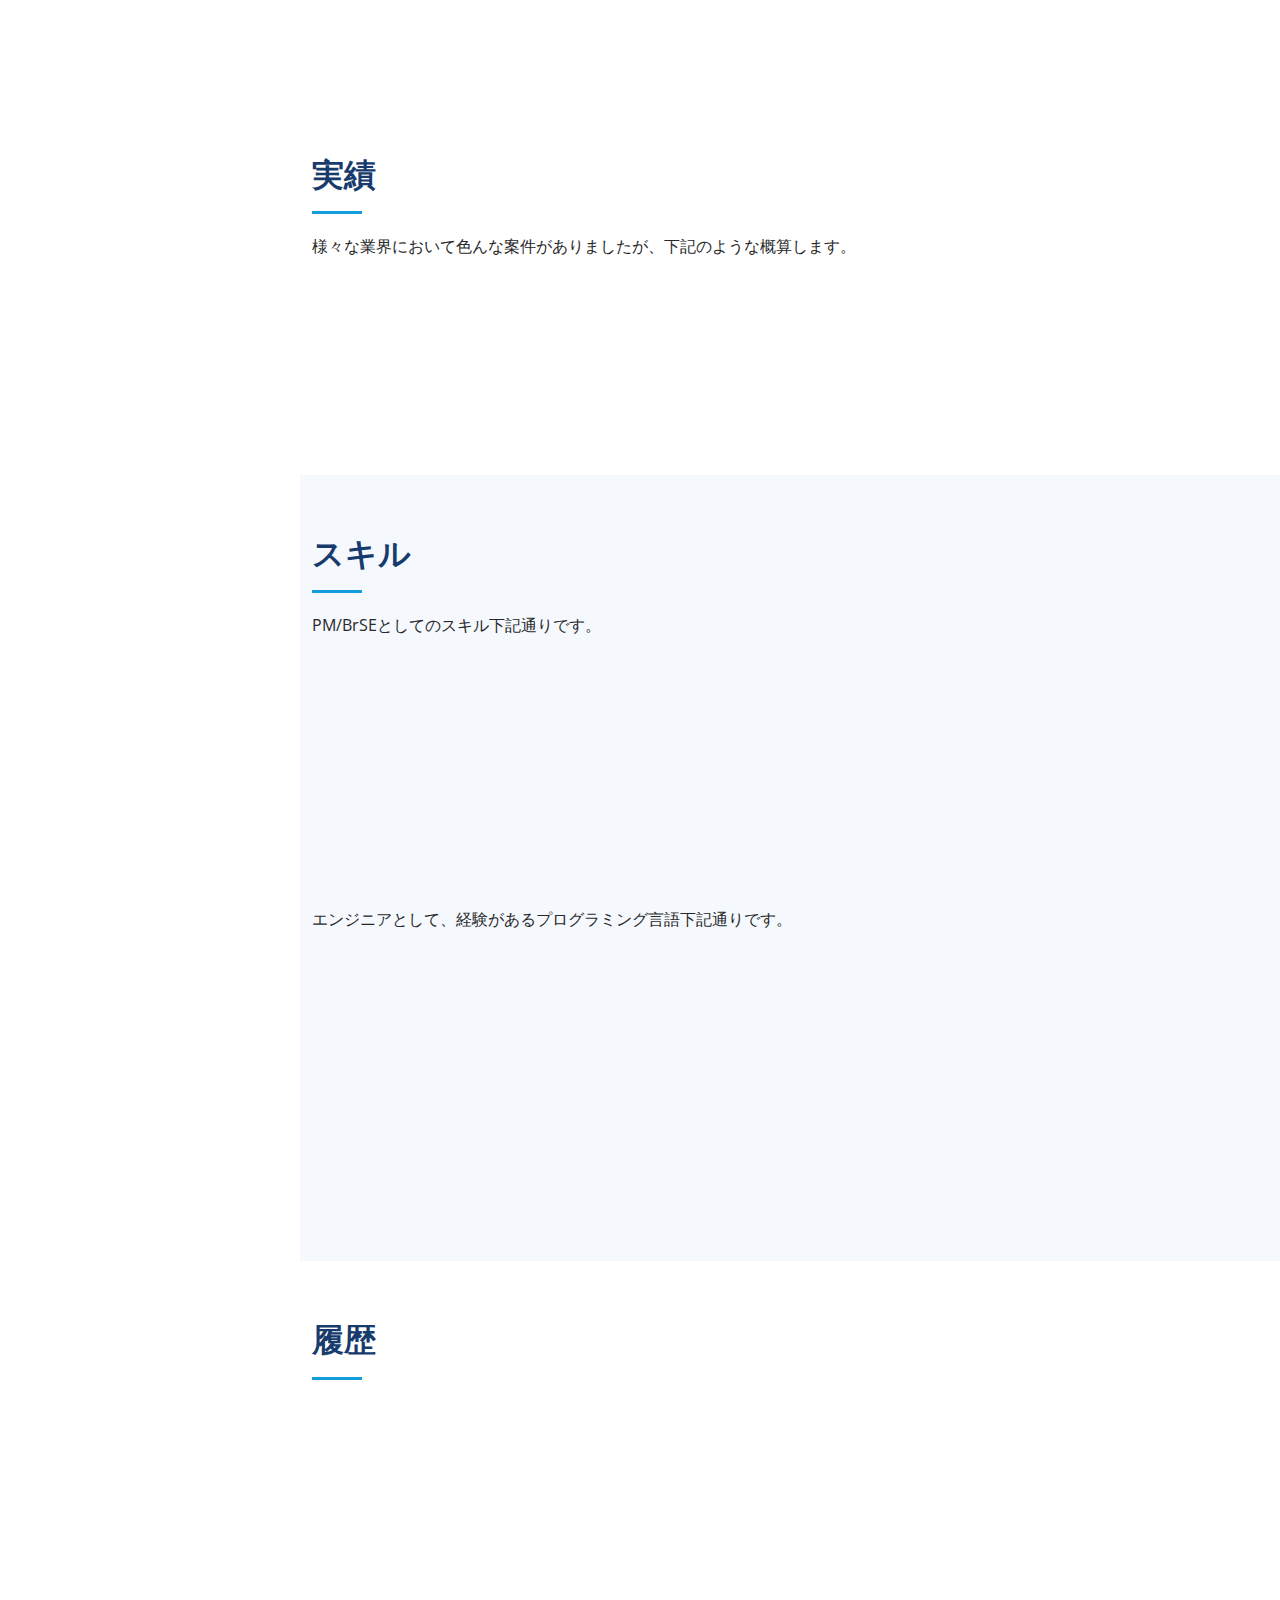
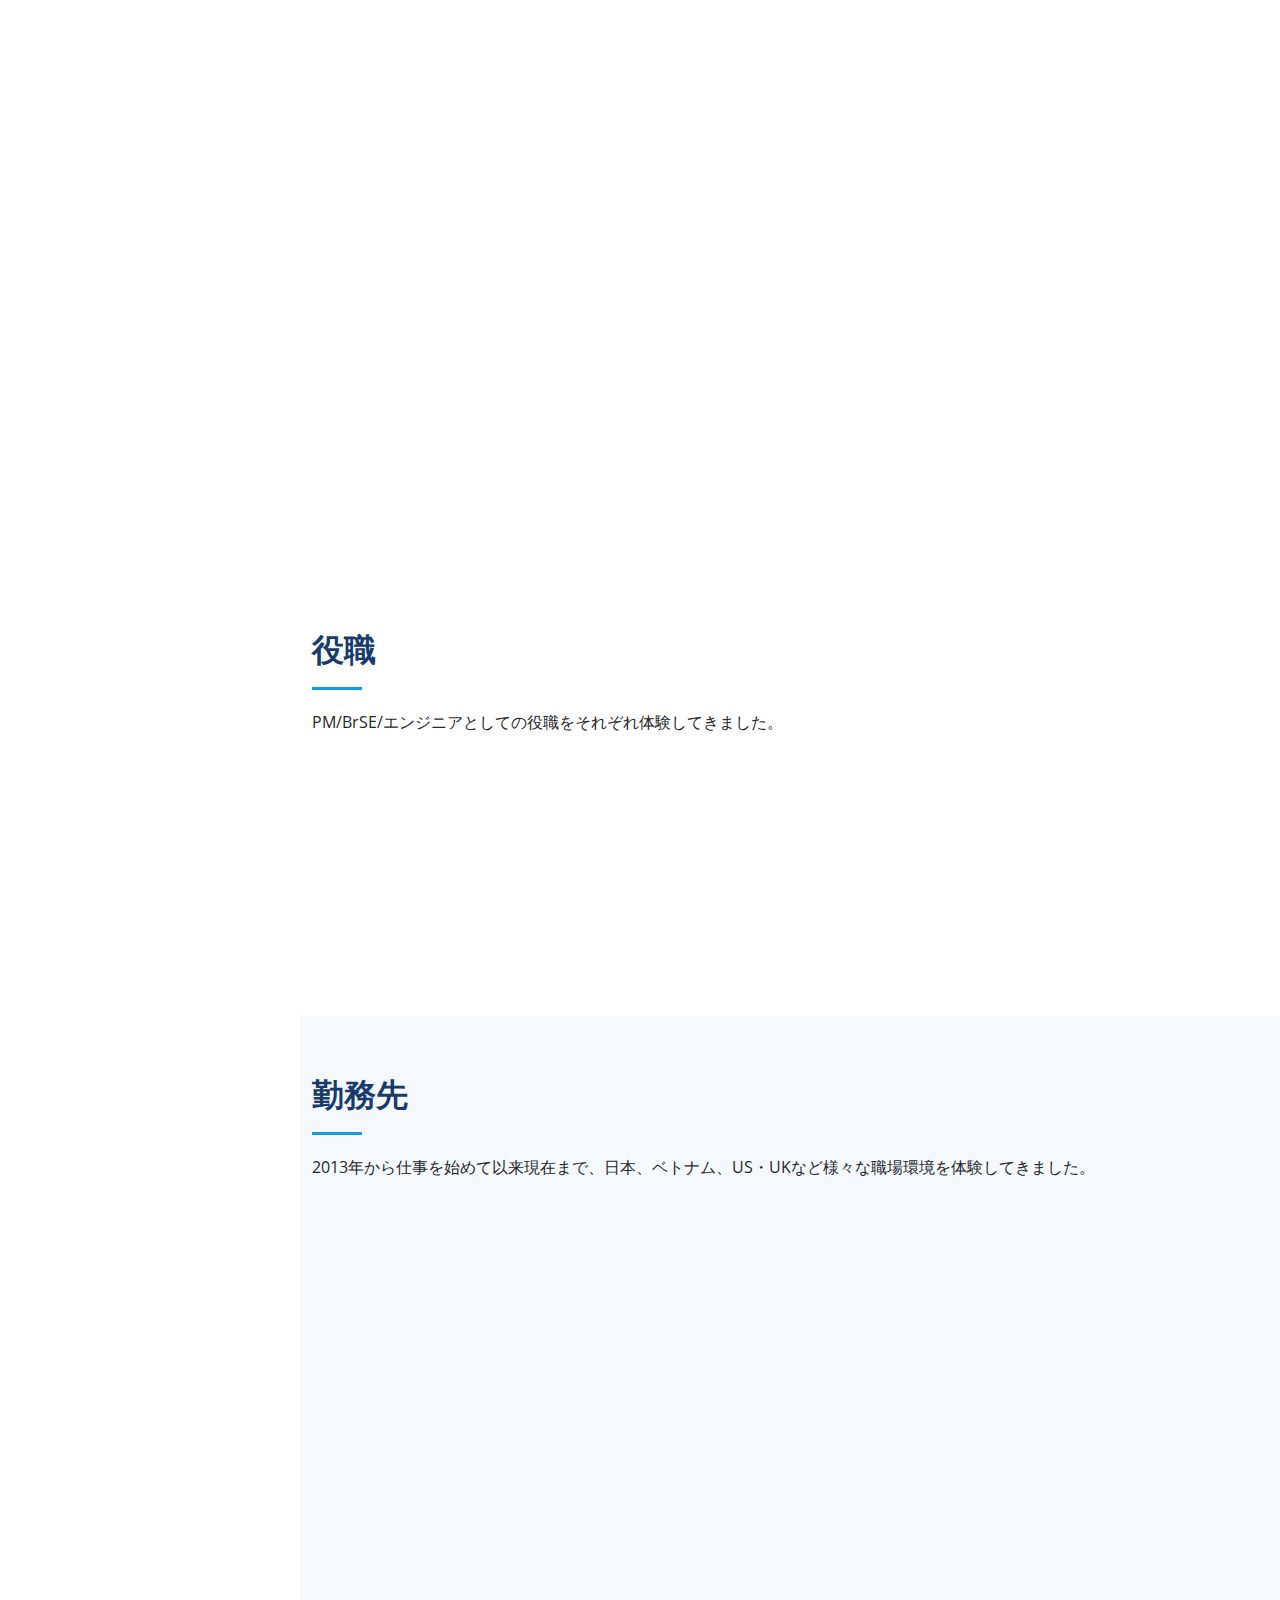
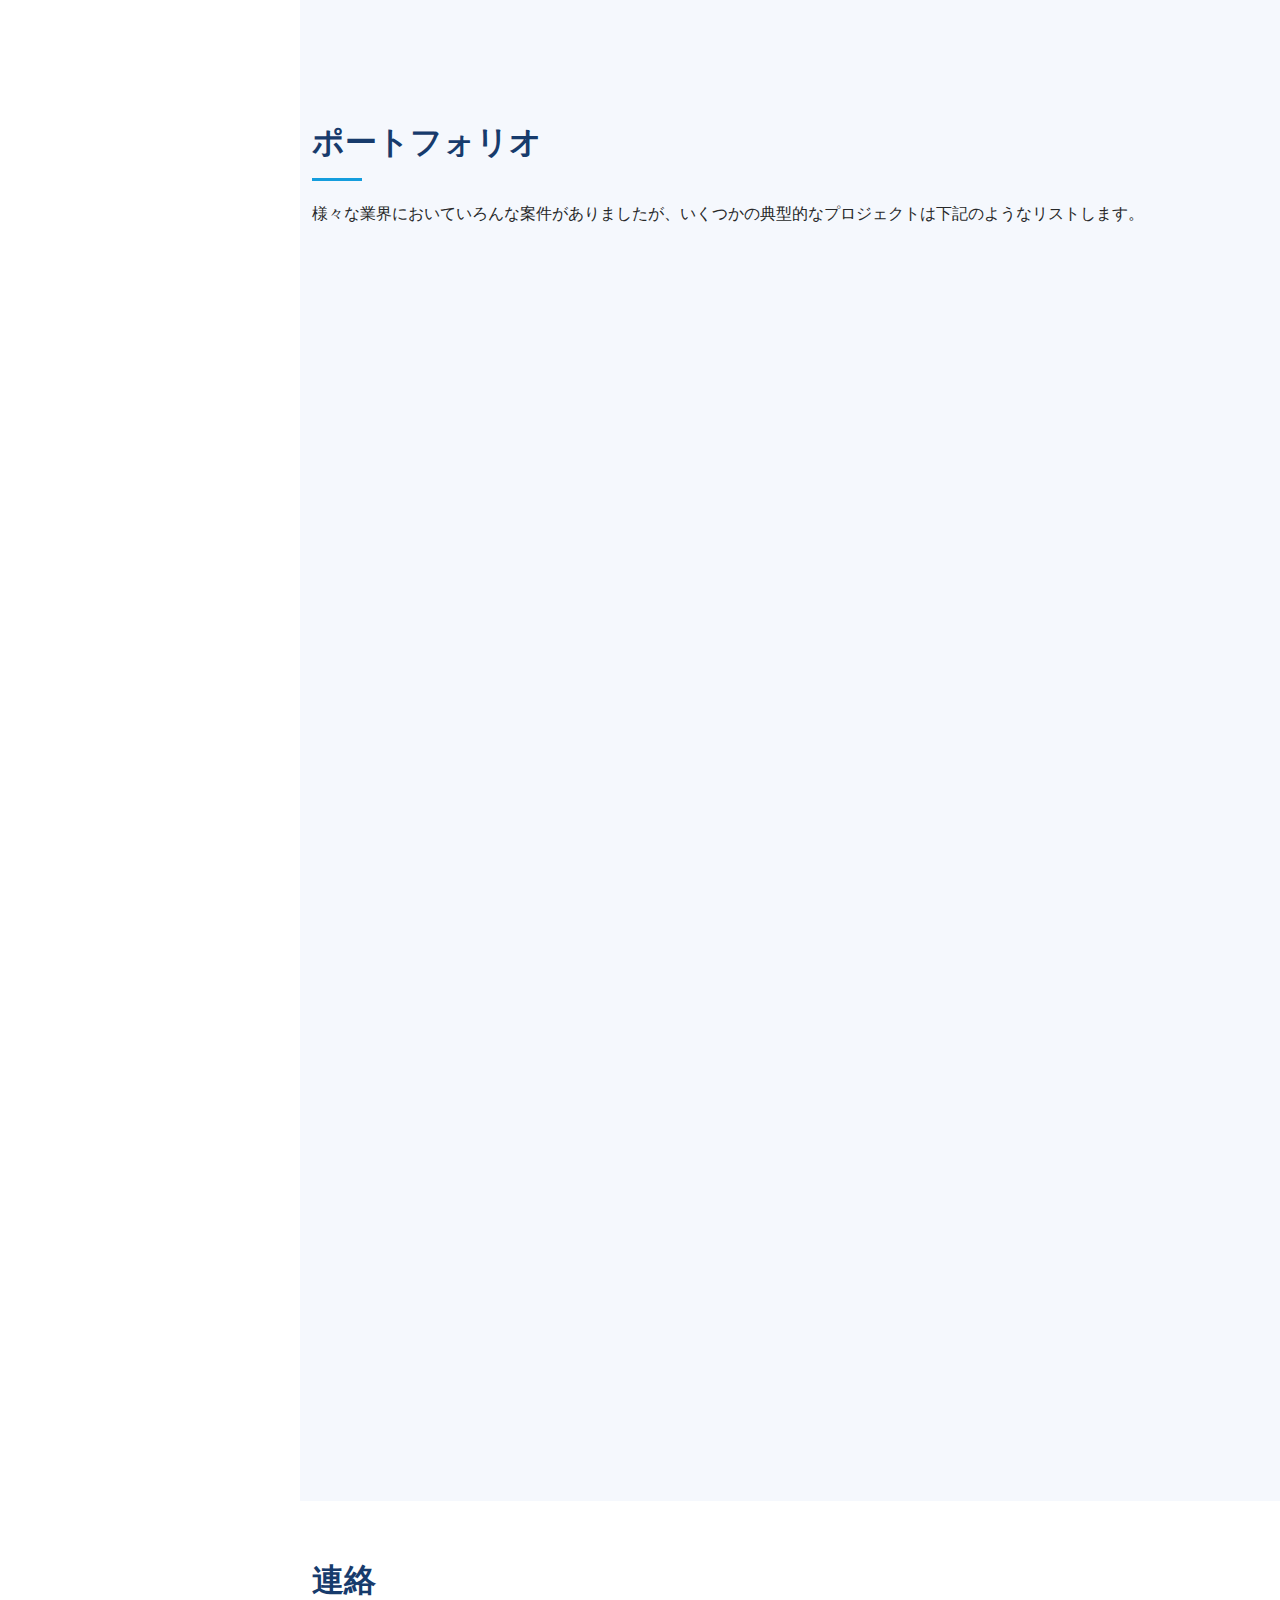
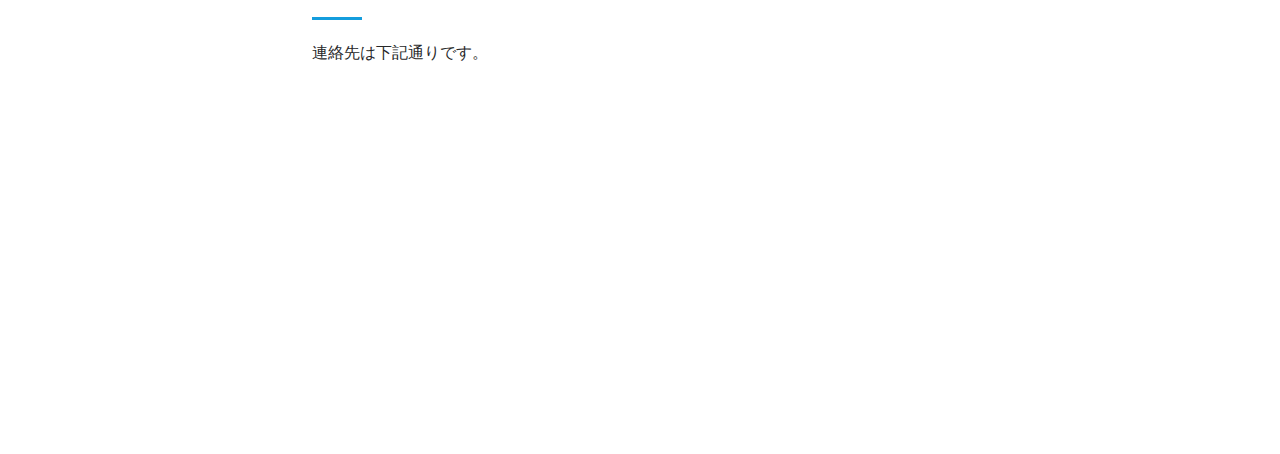
<file: ja.html>
<!DOCTYPE html>
<html lang="en">

<head>
  <meta charset="utf-8">
  <meta content="width=device-width, initial-scale=1.0" name="viewport">

  <title>VO VAN TRI</title>
  <meta content="" name="description">
  <meta content="" name="keywords">

  <!-- Favicons -->
  <link href="assets/img/favicon.png" rel="icon">
  <link href="assets/img/apple-touch-icon.png" rel="apple-touch-icon">

  <!-- Google Fonts -->
  <link href="https://fonts.googleapis.com/css?family=Open+Sans:300,300i,400,400i,600,600i,700,700i|Raleway:300,300i,400,400i,500,500i,600,600i,700,700i|Poppins:300,300i,400,400i,500,500i,600,600i,700,700i" rel="stylesheet">

  <!-- Vendor CSS Files -->
  <link href="assets/vendor/aos/aos.css" rel="stylesheet">
  <link href="assets/vendor/bootstrap/css/bootstrap.min.css" rel="stylesheet">
  <link href="assets/vendor/bootstrap-icons/bootstrap-icons.css" rel="stylesheet">
  <link href="assets/vendor/boxicons/css/boxicons.min.css" rel="stylesheet">
  <link href="assets/vendor/glightbox/css/glightbox.min.css" rel="stylesheet">
  <link href="assets/vendor/swiper/swiper-bundle.min.css" rel="stylesheet">

  <!-- Template Main CSS File -->
  <link href="assets/css/style.css" rel="stylesheet">

  <!-- =======================================================
  * Template Name: iPortfolio - v3.3.0
  * Template URL: https://bootstrapmade.com/iportfolio-bootstrap-portfolio-websites-template/
  * Author: BootstrapMade.com
  * License: https://bootstrapmade.com/license/
  ======================================================== -->
</head>

<body>

  <!-- ======= Mobile nav toggle button ======= -->
  <i class="bi bi-list mobile-nav-toggle d-xl-none"></i>

  <!-- ======= Header ======= -->
  <header id="header">
    <div class="d-flex flex-column">

      <div class="profile">
        <img src="assets/img/profile-img.jpg" alt="" class="img-fluid rounded-circle">
        <h1 class="text-light">VO VAN TRI <a href="https://trivv.github.io" class="btn btn-dark"><i class="bx bx-globe"></i> <span>EN</span></a></h1>
        <div class="social-links mt-3 text-center">
          <a href="https://twitter.com/vovantri92" class="twitter"><i class="bx bxl-twitter"></i></a>
          <a href="https://www.facebook.com/tri.bone.14" class="facebook"><i class="bx bxl-facebook"></i></a>
          <a href="https://www.instagram.com/vovantri92/" class="instagram"><i class="bx bxl-instagram"></i></a>
          <a href="https://join.skype.com/invite/kTn1F7zzxhHe" class="google-plus"><i class="bx bxl-skype"></i></a>
          <a href="https://www.linkedin.com/in/tri-vv/" class="linkedin"><i class="bx bxl-linkedin"></i></a>
        </div>
      </div>

      <nav id="navbar" class="nav-menu navbar">
        <ul>
          <li><a href="#hero" class="nav-link scrollto active"><i class="bx bx-home"></i> <span>ホーム</span></a></li>
          <li><a href="#about" class="nav-link scrollto"><i class="bx bx-user"></i> <span>自分について</span></a></li>
          <li><a href="#resume" class="nav-link scrollto"><i class="bx bx-file-blank"></i> <span>履歴</span></a></li>
          <li><a href="#services" class="nav-link scrollto"><i class="bx bx-server"></i> <span>役職</span></a></li>
          <li><a href="#testimonials" class="nav-link scrollto"><i class="bx bx-briefcase-alt-2"></i> <span>勤務先</span></a></li>
          <li><a href="#portfolio" class="nav-link scrollto"><i class="bx bx-book-content"></i> <span>ポートフォリオ</span></a></li>
          <li><a href="#contact" class="nav-link scrollto"><i class="bx bx-envelope"></i> <span>連絡</span></a></li>
        </ul>
      </nav><!-- .nav-menu -->
    </div>
  </header><!-- End Header -->

  <!-- ======= Hero Section ======= -->
  <section id="hero" class="d-flex flex-column justify-content-center align-items-center">
    <div class="hero-container" data-aos="fade-in">
      <h1>VO VAN TRI</h1>
      <p>私は <span class="typed" data-typed-items="Full Stack Developerです, Project Managerです, Bridge Engineerです"></span></p>
    </div>
  </section><!-- End Hero -->

  <main id="main">

    <!-- ======= About Section ======= -->
    <section id="about" class="about">
      <div class="container">

        <div class="section-title">
          <h2>自分について</h2>
          <p>私は、2013年にIT系の仕事を始めて以来様々な業界において「お客様の要望に応えるシステム開発」に携われることに魅力を感じました。仕事では、エンジンニアとして、ソリューションを提案し、クライアントのアイデアを開発しています。また、PM/BrSE/エンジニアとしてドキュメントを相談し、計画を立て、仕様を作成し、ベトナムと日本の間のすべてのチームメンバーを結び付けています。</p>
        </div>

        <div class="row">
          <div class="col-lg-4" data-aos="fade-right">
            <img src="assets/img/profile-img.jpg" class="img-fluid" alt="">
          </div>
          <div class="col-lg-8 pt-4 pt-lg-0 content" data-aos="fade-left">
            <h3>PM/BrSE/SE</h3>
            <p class="fst-italic">
              基本の情報
            </p>
            <div class="row">
              <div class="col-lg-6">
                <ul>
                  <li><i class="bi bi-chevron-right"></i> <strong>生年月日:</strong> <span id='birthday'>1992/07/13</span></li>
                  <li><i class="bi bi-chevron-right"></i> <strong>電話番号:</strong> <span>+80 7897 6823</span></li>
                  <li><i class="bi bi-chevron-right"></i> <strong>住所:</strong> <span>日本、東京都</span></li>
                  <li><i class="bi bi-chevron-right"></i> <strong>語学力:</strong> <span>ベトナム語、日本語、英語</span></li>
                </ul>
              </div>
              <div class="col-lg-6">
                <ul>
                  <li><i class="bi bi-chevron-right"></i> <strong>年齢:</strong> <span id='age-display'></span></li>
                  <li><i class="bi bi-chevron-right"></i> <strong>メール:</strong> <span>vovantri92@gmail.com</span></li>
                  <li><i class="bi bi-chevron-right"></i> <strong>職業:</strong> <span>PM/BrSE/SE</span></li>
                  <li><i class="bi bi-chevron-right"></i> <strong>趣味:</strong> <span>読書、旅行、サッカー</span></li>
                </ul>
              </div>
            </div>

            <p class="fst-italic">
              キャリア目標
            </p>
            <div class="row">
              <div class="col-lg-12">
                <ul>
                  <li><i class="bi bi-check2"></i> 他の人からの意見をきちんと聞く様にしております。</li>
                  <li><i class="bi bi-check2"></i> 簡単な何があっても責任をとるという認識しております。</li>
                  <li><i class="bi bi-check2"></i> 未知のことに対して挑戦してどんどん経験を積み重ねたいと思います。</span></li>
                  <li><i class="bi bi-check2"></i> 自分が培った経験やスキルで貢献できるようにしたいと思います。</span></li>
                </ul>
              </div>
            </div>

          </div>
        </div>

      </div>
    </section><!-- End About Section -->

    <!-- ======= Facts Section ======= -->
    <section id="facts" class="facts">
      <div class="container">

        <div class="section-title">
          <h2>実績</h2>
          <p>様々な業界において色んな案件がありましたが、下記のような概算します。</p>
        </div>

        <div class="row no-gutters">

          <div class="col-lg-3 col-md-6 d-md-flex align-items-md-stretch" data-aos="fade-up">
            <div class="count-box">
              <i class="bi bi-emoji-smile"></i>
              <span data-purecounter-start="0" data-purecounter-end="16" data-purecounter-duration="1" class="purecounter"></span>
              <p><strong>幸せなクライアント</strong></p>
            </div>
          </div>

          <div class="col-lg-3 col-md-6 d-md-flex align-items-md-stretch" data-aos="fade-up" data-aos-delay="100">
            <div class="count-box">
              <i class="bi bi-journal-richtext"></i>
              <span data-purecounter-start="0" data-purecounter-end="20" data-purecounter-duration="1" class="purecounter"></span>
              <p><strong>プロジェクト</strong></p>
            </div>
          </div>

          <div class="col-lg-3 col-md-6 d-md-flex align-items-md-stretch" data-aos="fade-up" data-aos-delay="200">
            <div class="count-box">
              <i class="bi bi-headset"></i>
              <span data-purecounter-start="0" data-purecounter-end="20328" data-purecounter-duration="1" class="purecounter"></span>
              <p><strong>サポートの時間</strong></p>
            </div>
          </div>

          <div class="col-lg-3 col-md-6 d-md-flex align-items-md-stretch" data-aos="fade-up" data-aos-delay="300">
            <div class="count-box">
              <i class="bi bi-people"></i>
              <span data-purecounter-start="0" data-purecounter-end="50" data-purecounter-duration="1" class="purecounter"></span>
              <p><strong>同僚</strong></p>
            </div>
          </div>

        </div>

      </div>
    </section><!-- End Facts Section -->

    <!-- ======= Skills Section ======= -->
    <section id="skills" class="skills section-bg">

      <div class="container">
        <div class="section-title">
          <h2>スキル</h2>
          <p>PM/BrSEとしてのスキル下記通りです。</p>
        </div>

        <div class="row skills-content">
          <div class="col-lg-6" data-aos="fade-up">
            <div class="progress">
              <span class="skill">要件定義 <i class="bi bi-bookmark-check-fill val"></i></span>
              <div class="progress-bar-wrap">
                <div class="progress-bar" role="progressbar" aria-valuenow="100" aria-valuemin="0" aria-valuemax="100"></div>
              </div>
            </div>

            <div class="progress">
              <span class="skill">基本設計 <i class="bi bi-bookmark-check-fill val"></i></span>
              <div class="progress-bar-wrap">
                <div class="progress-bar" role="progressbar" aria-valuenow="100" aria-valuemin="0" aria-valuemax="100"></div>
              </div>
            </div>

            <div class="progress">
              <span class="skill">詳細設計 <i class="bi bi-bookmark-check-fill val"></i></span>
              <div class="progress-bar-wrap">
                <div class="progress-bar" role="progressbar" aria-valuenow="100" aria-valuemin="0" aria-valuemax="100"></div>
              </div>
            </div>

            <div class="progress">
              <span class="skill">計画立案 <i class="bi bi-bookmark-check-fill val"></i></span>
              <div class="progress-bar-wrap">
                <div class="progress-bar" role="progressbar" aria-valuenow="100" aria-valuemin="0" aria-valuemax="100"></div>
              </div>
            </div>

          </div>

          <div class="col-lg-6" data-aos="fade-up" data-aos-delay="100">

            <div class="progress">
              <span class="skill">テスト仕様書作成 <i class="bi bi-bookmark-check-fill val"></i></span>
              <div class="progress-bar-wrap">
                <div class="progress-bar" role="progressbar" aria-valuenow="100" aria-valuemin="0" aria-valuemax="100"></div>
              </div>
            </div>

            <div class="progress">
              <span class="skill">データベース設計 <i class="bi bi-bookmark-check-fill val"></i></span>
              <div class="progress-bar-wrap">
                <div class="progress-bar" role="progressbar" aria-valuenow="100" aria-valuemin="0" aria-valuemax="100"></div>
              </div>
            </div>

            <div class="progress">
              <span class="skill">チーム管理 <i class="bi bi-bookmark-check-fill val"></i></span>
              <div class="progress-bar-wrap">
                <div class="progress-bar" role="progressbar" aria-valuenow="100" aria-valuemin="0" aria-valuemax="100"></div>
              </div>
            </div>

            <div class="progress">
              <span class="skill">対策提案 <i class="bi bi-bookmark-check-fill val"></i></span>
              <div class="progress-bar-wrap">
                <div class="progress-bar" role="progressbar" aria-valuenow="100" aria-valuemin="0" aria-valuemax="100"></div>
              </div>
            </div>
          </div>
        </div>

        <div class="section-title">
          <p>エンジニアとして、経験があるプログラミング言語下記通りです。</p>
        </div>
        <div class="row skills-content">

          <div class="col-lg-6" data-aos="fade-up">

            <div class="progress">
              <span class="skill">Ruby <i class="val">100%</i></span>
              <div class="progress-bar-wrap">
                <div class="progress-bar" role="progressbar" aria-valuenow="100" aria-valuemin="0" aria-valuemax="100"></div>
              </div>
            </div>

            <div class="progress">
              <span class="skill">PHP <i class="val">60%</i></span>
              <div class="progress-bar-wrap">
                <div class="progress-bar" role="progressbar" aria-valuenow="60" aria-valuemin="0" aria-valuemax="100"></div>
              </div>
            </div>

            <div class="progress">
              <span class="skill">HTML <i class="val">70%</i></span>
              <div class="progress-bar-wrap">
                <div class="progress-bar" role="progressbar" aria-valuenow="70" aria-valuemin="0" aria-valuemax="100"></div>
              </div>
            </div>

            <div class="progress">
              <span class="skill">CSS <i class="val">70%</i></span>
              <div class="progress-bar-wrap">
                <div class="progress-bar" role="progressbar" aria-valuenow="70" aria-valuemin="0" aria-valuemax="100"></div>
              </div>
            </div>

          </div>

          <div class="col-lg-6" data-aos="fade-up" data-aos-delay="100">

            <div class="progress">
              <span class="skill">JavaScript <i class="val">75%</i></span>
              <div class="progress-bar-wrap">
                <div class="progress-bar" role="progressbar" aria-valuenow="75" aria-valuemin="0" aria-valuemax="100"></div>
              </div>
            </div>

            <div class="progress">
              <span class="skill">VueJS <i class="val">65%</i></span>
              <div class="progress-bar-wrap">
                <div class="progress-bar" role="progressbar" aria-valuenow="65" aria-valuemin="0" aria-valuemax="100"></div>
              </div>
            </div>

            <div class="progress">
              <span class="skill">MySQL <i class="val">80%</i></span>
              <div class="progress-bar-wrap">
                <div class="progress-bar" role="progressbar" aria-valuenow="80" aria-valuemin="0" aria-valuemax="100"></div>
              </div>
            </div>

            <div class="progress">
              <span class="skill">PostgreSQL <i class="val">80%</i></span>
              <div class="progress-bar-wrap">
                <div class="progress-bar" role="progressbar" aria-valuenow="80" aria-valuemin="0" aria-valuemax="100"></div>
              </div>
            </div>

          </div>
        </div>
      </div>
    </section><!-- End Skills Section -->

    <!-- ======= Resume Section ======= -->
    <section id="resume" class="resume">
      <div class="container">

        <div class="section-title">
          <h2>履歴</h2>
          <p></p>
        </div>

        <div class="row">
          <div class="col-lg-6" data-aos="fade-up">
            <h3 class="resume-title">概要</h3>
            <div class="resume-item pb-0">
              <h4>VO VAN TRI</h4>
              <p><em>2014年にフエ大学の情報技術を卒業しましたが、幸運にも2013年に働く機会がありましたので、仕事を始めて以来様々な業界において色んな職場環境を体験しました。2013年からベトナムでバックエンドエンジニアとして稼働し、2018年日本に来て以来PM/BrSE/エンジニアとして稼働しています。</em></p>
              <ul>
                <li>日本、東京都</li>
                <li>(080) 7897-6823</li>
                <li>vovantri92@gmail.com</li>
              </ul>
            </div>

            <h3 class="resume-title">学歴</h3>
            <div class="resume-item">
              <h4>情報技術の学士号</h4>
              <h5>2010 - 2014</h5>
              <p><em>ベトナム、フエ科学大学</em></p>
              <p>大学時代、2014年に大学の卒業予定がありましたが、MVCのような基本的なプログラミングモデルやASP.Net、Java（Swing/Android）、PHP、HTML、CSS、Javascriptなどの基本的なプログラミング言語にアプローチする機会がありましたので、2013年にエンジニアとして仕事を初めました。</p>
            </div>
          </div>
          <div class="col-lg-6" data-aos="fade-up" data-aos-delay="100">
            <h3 class="resume-title">職歴</h3>
            <div class="resume-item">
              <h4>PM/BrSE/SE</h4>
              <h5>2018 - 現在</h5>
              <p><em>日本、東京都 </em></p>
              <ul>
                <li>クライアントとドキュメントを相談し、計画を立て、仕様を作成し、ベトナムと日本のすべてのチームメンバーを結び付けます。</li>
                <li>管理及びプロジェクトのメンバーへのタスクの割り当ててます。 </li>
                <li>ドキュメントの品質と正確性を確保するために、すべてのソースコードの評価をレビューします。</li>
              </ul>
            </div>
            <div class="resume-item">
              <h4>ITエンジニア</h4>
              <h5>2013 - 2018</h5>
              <p><em>ベトナム、ダナン</em></p>
              <ul>
                <li>クライアントのアイデアを構築し、開発しました。 </li>
                <li>プレッシャーがかかっている間、一度に最大5つのプロジェクトまたはタスクを管理しました。</li>
                <li>最も適切なロジックと技術についてクライアントに推奨および相談しました。</li>
              </ul>
            </div>
          </div>
        </div>

      </div>
    </section><!-- End Resume Section -->

    <!-- ======= Services Section ======= -->
    <section id="services" class="services">
      <div class="container">

        <div class="section-title">
          <h2>役職</h2>
          <p>PM/BrSE/エンジニアとしての役職をそれぞれ体験してきました。</p>
        </div>

        <div class="row">
          <div class="col-lg-4 col-md-6 icon-box" data-aos="fade-up" data-aos-delay="200">
            <div class="icon"><i class="bi bi-briefcase"></i></div>
            <h4 class="title"><a href="">PM/BrSE</a></h4>
            <p class="description">PM/BrSE/エンジニアとして、ドキュメントを相談し、計画を立て、仕様を作成し、ベトナムと日本の間のすべてのチームメンバーを結び付けています。</p>
          </div>
          <div class="col-lg-4 col-md-6 icon-box" data-aos="fade-up">
            <div class="icon"><i class="bi bi-code"></i></div>
            <h4 class="title"><a href="">Back-End Development</a></h4>
            <p class="description">エンジニアとしてのスキルと高い視点を身につけ、お客様の要件に適した技術を提供し、対策など提案します。</p>
          </div>
          <div class="col-lg-4 col-md-6 icon-box" data-aos="fade-up" data-aos-delay="100">
            <div class="icon"><i class="bi bi-window-sidebar"></i></div>
            <h4 class="title"><a href="">Front-End Development</a></h4>
            <p class="description">お客様の状況に正確に合わせた美しくデザインされたウェブアプリを作成します。</p>
          </div>
        </div>

      </div>
    </section><!-- End Services Section -->

    <!-- ======= Testimonials Section ======= -->
    <section id="testimonials" class="testimonials section-bg">
      <div class="container">

        <div class="section-title">
          <h2>勤務先</h2>
          <p>2013年から仕事を始めて以来現在まで、日本、ベトナム、US・UKなど様々な職場環境を体験してきました。</p>
        </div>

        <div class="testimonials-slider swiper-container" data-aos="fade-up" data-aos-delay="100">
          <div class="swiper-wrapper">

            <div class="swiper-slide">
              <div class="testimonial-item" data-aos="fade-up">
                <p>
                  <i class="bx bxs-quote-alt-left quote-icon-left"></i>
                    2018年にネオキャリアに入社しました。ここで私はプロジェクトの開発に携わり、PM / BrSEでの経験を積みしております。
                  <i class="bx bxs-quote-alt-right quote-icon-right"></i>
                </p>
                <img src="assets/img/testimonials/neocareer.jpg" class="testimonial-img" alt="">
                <h3>株式会社ネオキャリア</h3>
                <h4>日本、東京都</h4>
              </div>
            </div><!-- End testimonial item -->

            <div class="swiper-slide">
              <div class="testimonial-item" data-aos="fade-up" data-aos-delay="100">
                <p>
                  <i class="bx bxs-quote-alt-left quote-icon-left"></i>
                    2015年にNeolabVietnamに入社しました。この間、日本に2回出張し、2018年には日本に転職する機会がありました。
                  <i class="bx bxs-quote-alt-right quote-icon-right"></i>
                </p>
                <img src="assets/img/testimonials/neolab.jpg" class="testimonial-img" alt="">
                <h3>株式会社Neolab Vietnam </h3>
                <h4>ベトナム、ダナン</h4>
              </div>
            </div><!-- End testimonial item -->

            <div class="swiper-slide">
              <div class="testimonial-item" data-aos="fade-up" data-aos-delay="200">
                <p>
                  <i class="bx bxs-quote-alt-left quote-icon-left"></i>
                    2014年にAsianTechに入社しました。これは最初の日本企業であり、日本市場にアプローチする良い機会でした。
                  <i class="bx bxs-quote-alt-right quote-icon-right"></i>
                </p>
                <img src="assets/img/testimonials/asiantech.jpg" class="testimonial-img" alt="">
                <h3>株式会社AsianTech</h3>
                <h4>ベトナム、ダナン</h4>
              </div>
            </div><!-- End testimonial item -->

            <div class="swiper-slide">
              <div class="testimonial-item" data-aos="fade-up" data-aos-delay="300">
                <p>
                  <i class="bx bxs-quote-alt-left quote-icon-left"></i>
                  大学時代、2013年にフリーランスのチームでキャリアをスタートしました。特に米英市場の労働環境など、多くのことを学びました。
                  <i class="bx bxs-quote-alt-right quote-icon-right"></i>
                </p>
                <img src="assets/img/testimonials/freelancer.jpg" class="testimonial-img" alt="">
                <h3>Freelanceチーム</h3>
                <h4>ベトナム、ダナン</h4>
              </div>
            </div><!-- End testimonial item -->

          </div>
          <div class="swiper-pagination"></div>
        </div>

      </div>
    </section><!-- End Testimonials Section -->

    <!-- ======= Portfolio Section ======= -->
    <section id="portfolio" class="portfolio section-bg">
      <div class="container">

        <div class="section-title">
          <h2>ポートフォリオ</h2>
          <p>様々な業界においていろんな案件がありましたが、いくつかの典型的なプロジェクトは下記のようなリストします。</p>
        </div>

        <div class="row" data-aos="fade-up">
          <div class="col-lg-12 d-flex justify-content-center">
            <ul id="portfolio-flters">
              <li data-filter="*" class="filter-active">全て</li>
              <li data-filter=".filter-japan">日本</li>
              <li data-filter=".filter-vietnam">ベトナム</li>
              <li data-filter=".filter-us">US・UK</li>
            </ul>
          </div>
        </div>

        <div class="row portfolio-container" data-aos="fade-up" data-aos-delay="100">

          <div class="col-lg-4 col-md-6 portfolio-item filter-japan">
            <div class="portfolio-wrap">
              <img src="assets/img/portfolio/acall.jpg" class="img-fluid" alt="">
              <div class="portfolio-links">
                <a href="assets/img/portfolio/acall.jpg" data-gallery="portfolioGallery" class="portfolio-lightbox" title="スマートオフィスプラットフォーム「WorkstyleOS」"><i class="bx bx-plus"></i></a>
              </div>
            </div>
          </div>

          <div class="col-lg-4 col-md-6 portfolio-item filter-us">
            <div class="portfolio-wrap">
              <img src="assets/img/portfolio/ciaobox.jpg" class="img-fluid" alt="">
              <div class="portfolio-links">
                <a href="assets/img/portfolio/ciaobox.jpg" data-gallery="portfolioGallery" class="portfolio-lightbox" title="ストレージサービス「Ciaobox」"><i class="bx bx-plus"></i></a>
              </div>
            </div>
          </div>

          <div class="col-lg-4 col-md-6 portfolio-item filter-japan">
            <div class="portfolio-wrap">
              <img src="assets/img/portfolio/hito.jpg" class="img-fluid" alt="">
              <div class="portfolio-links">
                <a href="assets/img/portfolio/hito.jpg" data-gallery="portfolioGallery" class="portfolio-lightbox" title="アルバイト・パートの採用支援・管理システム「HITO-Manager」"><i class="bx bx-plus"></i></a>
              </div>
            </div>
          </div>

          <div class="col-lg-4 col-md-6 portfolio-item filter-vietnam">
            <div class="portfolio-wrap">
              <img src="assets/img/portfolio/aidtower.jpg" class="img-fluid" alt="">
              <div class="portfolio-links">
                <a href="assets/img/portfolio/aidtower.jpg" data-gallery="portfolioGallery" class="portfolio-lightbox" title="オンライン学習と教育システム「AidTower」"><i class="bx bx-plus"></i></a>
              </div>
            </div>
          </div>

          <div class="col-lg-4 col-md-6 portfolio-item filter-us">
            <div class="portfolio-wrap">
              <img src="assets/img/portfolio/todo.jpg" class="img-fluid" alt="">
              <div class="portfolio-links">
                <a href="assets/img/portfolio/todo.jpg" data-gallery="portfolioGallery" class="portfolio-lightbox" title="タスクベースの管理システム「To-Do List」"><i class="bx bx-plus"></i></a>
              </div>
            </div>
          </div>

          <div class="col-lg-4 col-md-6 portfolio-item filter-japan">
            <div class="portfolio-wrap">
              <img src="assets/img/portfolio/kintai.jpg" class="img-fluid" alt="">
              <div class="portfolio-links">
                <a href="assets/img/portfolio/kintai.jpg" data-gallery="portfolioGallery" class="portfolio-lightbox" title="勤怠管理システム「jinjer勤怠」"><i class="bx bx-plus"></i></a>
              </div>
            </div>
          </div>

          <div class="col-lg-4 col-md-6 portfolio-item filter-vietnam">
            <div class="portfolio-wrap">
              <img src="assets/img/portfolio/wao.jpg" class="img-fluid" alt="">
              <div class="portfolio-links">
                <a href="assets/img/portfolio/wao.jpg" data-gallery="portfolioGallery" class="portfolio-lightbox" title="女性活躍推進法にも対応できるオールインワンプラットフォーム「LMI-WAO」"><i class="bx bx-plus"></i></a>
              </div>
            </div>
          </div>

          <div class="col-lg-4 col-md-6 portfolio-item filter-vietnam">
            <div class="portfolio-wrap">
              <img src="assets/img/portfolio/koebu.jpg" class="img-fluid" alt="">
              <div class="portfolio-links">
                <a href="assets/img/portfolio/koebu.jpg" data-gallery="portfolioGallery" class="portfolio-lightbox" title="音声投稿コミュニティーシステム「koebu（こえ部）」"><i class="bx bx-plus"></i></a>
              </div>
            </div>
          </div>

          <div class="col-lg-4 col-md-6 portfolio-item filter-us">
            <div class="portfolio-wrap">
              <img src="assets/img/portfolio/nomen.jpg" class="img-fluid" alt="">
              <div class="portfolio-links">
                <a href="assets/img/portfolio/nomen.jpg" data-gallery="portfolioGallery" class="portfolio-lightbox" title="さまざまな言語で人の名前の読み方のAudioをアップロードシステム「Nomen」"><i class="bx bx-plus"></i></a>
              </div>
            </div>
          </div>

        </div>

      </div>
    </section><!-- End Portfolio Section -->

    <!-- ======= Contact Section ======= -->
    <section id="contact" class="contact">
      <div class="container">

        <div class="section-title">
          <h2>連絡</h2>
          <p>連絡先は下記通りです。</p>
        </div>

        <div class="row" data-aos="fade-in">

          <div class="col-lg-5 d-flex align-items-stretch">
            <div class="info">
              <div class="address">
                <i class="bi bi-geo-alt"></i>
                <h4>場所</h4>
                <p>日本、東京都</p>
              </div>

              <div class="email">
                <i class="bi bi-envelope"></i>
                <h4>メール</h4>
                <p>vovantri92@gmail.com</p>
              </div>
            </div>
          </div>

          <div class="col-lg-5 d-flex align-items-stretch">
            <div class="info">
              <div class="phone">
                <i class="bi bi-phone"></i>
                <h4>電話番号</h4>
                <p>(080) 7897-6823</p>
              </div>

              <div class="social">
                <i class="bi bi-gear-wide-connected"></i>
                <h4>ソーシャル</h4>
                  <a href="https://twitter.com/vovantri92" class="twitter"><i class="bx bxl-twitter"></i></a>
                  <a href="https://www.facebook.com/tri.bone.14" class="facebook"><i class="bi bi-facebook"></i></a>
                  <a href="https://www.instagram.com/vovantri92/" class="instagram"><i class="bx bxl-instagram"></i></a>
                  <a href="https://join.skype.com/invite/kTn1F7zzxhHe" class="google-plus"><i class="bx bxl-skype"></i></a>
                  <a href="https://www.linkedin.com/in/tri-vv/" class="linkedin"><i class="bx bxl-linkedin"></i></a>
              </div>
            </div>
          </div>
        </div>
      </div>
    </section><!-- End Contact Section -->

  </main><!-- End #main -->

  <a href="https://trivv.github.io/ja.html#hero" class="back-to-top d-flex align-items-center justify-content-center"><i class="bi bi-arrow-up-short"></i></a>

  <!-- Vendor JS Files -->
  <script src="assets/vendor/aos/aos.js"></script>
  <script src="assets/vendor/bootstrap/js/bootstrap.bundle.min.js"></script>
  <script src="assets/vendor/glightbox/js/glightbox.min.js"></script>
  <script src="assets/vendor/isotope-layout/isotope.pkgd.min.js"></script>
  <script src="assets/vendor/php-email-form/validate.js"></script>
  <script src="assets/vendor/purecounter/purecounter.js"></script>
  <script src="assets/vendor/swiper/swiper-bundle.min.js"></script>
  <script src="assets/vendor/typed.js/typed.min.js"></script>
  <script src="assets/vendor/waypoints/noframework.waypoints.js"></script>

  <!-- Template Main JS File -->
  <script src="assets/js/main.js"></script>

</body>

</html>
</file>
<file: assets/css/style.css>
/**
* Template Name: iPortfolio - v3.3.0
* Template URL: https://bootstrapmade.com/iportfolio-bootstrap-portfolio-websites-template/
* Author: BootstrapMade.com
* License: https://bootstrapmade.com/license/
*/

/*--------------------------------------------------------------
# General
--------------------------------------------------------------*/
body {
  font-family: "Open Sans", sans-serif;
  color: #272829;
}

a {
  color: #149ddd;
  text-decoration: none;
}

a:hover {
  color: #37b3ed;
  text-decoration: none;
}

h1, h2, h3, h4, h5, h6 {
  font-family: "Raleway", sans-serif;
}

/*--------------------------------------------------------------
# Back to top button
--------------------------------------------------------------*/
.back-to-top {
  position: fixed;
  visibility: hidden;
  opacity: 0;
  right: 15px;
  bottom: 15px;
  z-index: 996;
  background: #149ddd;
  width: 40px;
  height: 40px;
  border-radius: 50px;
  transition: all 0.4s;
}

.back-to-top i {
  font-size: 28px;
  color: #fff;
  line-height: 0;
}

.back-to-top:hover {
  background: #2eafec;
  color: #fff;
}

.back-to-top.active {
  visibility: visible;
  opacity: 1;
}

/*--------------------------------------------------------------
# Header
--------------------------------------------------------------*/
#header {
  position: fixed;
  top: 0;
  left: 0;
  bottom: 0;
  width: 300px;
  transition: all ease-in-out 0.5s;
  z-index: 9997;
  transition: all 0.5s;
  padding: 0 15px;
  background: #040b14;
  overflow-y: auto;
}

#header .profile img {
  margin: 15px auto;
  display: block;
  width: 120px;
  border: 8px solid #2c2f3f;
}

#header .profile h1 {
  font-size: 24px;
  margin: 0;
  padding: 0;
  font-weight: 600;
  -moz-text-align-last: center;
  text-align: center;
  font-family: "Poppins", sans-serif;
}

#header .profile h1 a, #header .profile h1 a:hover {
  color: #fff;
  text-decoration: none;
}

#header .profile .social-links a {
  font-size: 18px;
  display: inline-block;
  background: #212431;
  color: #fff;
  line-height: 1;
  padding: 8px 0;
  margin-right: 4px;
  border-radius: 50%;
  text-align: center;
  width: 36px;
  height: 36px;
  transition: 0.3s;
}

#header .profile .social-links a:hover {
  background: #149ddd;
  color: #fff;
  text-decoration: none;
}

#main {
  margin-left: 300px;
}

@media (max-width: 1199px) {
  #header {
    left: -300px;
  }
  #main {
    margin-left: 0;
  }
}

/*--------------------------------------------------------------
# Navigation Menu
--------------------------------------------------------------*/
/* Desktop Navigation */
.nav-menu {
  padding: 30px 0 0 0;
}

.nav-menu * {
  margin: 0;
  padding: 0;
  list-style: none;
}

.nav-menu > ul > li {
  position: relative;
  white-space: nowrap;
}

.nav-menu a, .nav-menu a:focus {
  display: flex;
  align-items: center;
  color: #a8a9b4;
  padding: 12px 15px;
  margin-bottom: 8px;
  transition: 0.3s;
  font-size: 15px;
}

.nav-menu a i, .nav-menu a:focus i {
  font-size: 24px;
  padding-right: 8px;
  color: #6f7180;
}

.nav-menu a:hover, .nav-menu .active, .nav-menu .active:focus, .nav-menu li:hover > a {
  text-decoration: none;
  color: #fff;
}

.nav-menu a:hover i, .nav-menu .active i, .nav-menu .active:focus i, .nav-menu li:hover > a i {
  color: #149ddd;
}

/* Mobile Navigation */
.mobile-nav-toggle {
  position: fixed;
  right: 15px;
  top: 15px;
  z-index: 9998;
  border: 0;
  font-size: 24px;
  transition: all 0.4s;
  outline: none !important;
  background-color: #149ddd;
  color: #fff;
  width: 40px;
  height: 40px;
  display: inline-flex;
  align-items: center;
  justify-content: center;
  line-height: 0;
  border-radius: 50px;
  cursor: pointer;
}

.mobile-nav-active {
  overflow: hidden;
}

.mobile-nav-active #header {
  left: 0;
}

/*--------------------------------------------------------------
# Hero Section
--------------------------------------------------------------*/
#hero {
  width: 100%;
  height: 100vh;
  background: url("../img/hero-bg.jpg") top center;
  background-size: cover;
}

#hero:before {
  content: "";
  background: rgba(5, 13, 24, 0.3);
  position: absolute;
  bottom: 0;
  top: 0;
  left: 0;
  right: 0;
  z-index: 1;
}

#hero .hero-container {
  position: relative;
  z-index: 2;
  min-width: 300px;
}

#hero h1 {
  margin: 0 0 10px 0;
  font-size: 64px;
  font-weight: 700;
  line-height: 56px;
  color: #fff;
}

#hero p {
  color: #fff;
  margin-bottom: 50px;
  font-size: 26px;
  font-family: "Poppins", sans-serif;
}

#hero p span {
  color: #fff;
  padding-bottom: 4px;
  letter-spacing: 1px;
  border-bottom: 3px solid #149ddd;
}

@media (min-width: 1024px) {
  #hero {
    background-attachment: fixed;
  }
}

@media (max-width: 768px) {
  #hero h1 {
    font-size: 28px;
    line-height: 36px;
  }
  #hero h2 {
    font-size: 18px;
    line-height: 24px;
    margin-bottom: 30px;
  }
}

/*--------------------------------------------------------------
# Sections General
--------------------------------------------------------------*/
section {
  padding: 60px 0;
  overflow: hidden;
}

.section-bg {
  background: #f5f8fd;
}

.section-title {
  padding-bottom: 30px;
}

.section-title h2 {
  font-size: 32px;
  font-weight: bold;
  margin-bottom: 20px;
  padding-bottom: 20px;
  position: relative;
  color: #173b6c;
}

.section-title h2::after {
  content: '';
  position: absolute;
  display: block;
  width: 50px;
  height: 3px;
  background: #149ddd;
  bottom: 0;
  left: 0;
}

.section-title p {
  margin-bottom: 0;
}

/*--------------------------------------------------------------
# About
--------------------------------------------------------------*/
.about .content h3 {
  font-weight: 700;
  font-size: 26px;
  color: #173b6c;
}

.about .content ul {
  list-style: none;
  padding: 0;
}

.about .content ul li {
  margin-bottom: 20px;
  display: flex;
  align-items: center;
}

.about .content ul strong {
  margin-right: 10px;
}

.about .content ul i {
  font-size: 16px;
  margin-right: 5px;
  color: #149ddd;
  line-height: 0;
}

.about .content p:last-child {
  margin-bottom: 0;
}

/*--------------------------------------------------------------
# Facts
--------------------------------------------------------------*/
.facts {
  padding-bottom: 30px;
}

.facts .count-box {
  padding: 30px;
  width: 100%;
}

.facts .count-box i {
  display: block;
  font-size: 44px;
  color: #149ddd;
  float: left;
  line-height: 0;
}

.facts .count-box span {
  font-size: 48px;
  line-height: 40px;
  display: block;
  font-weight: 700;
  color: #050d18;
  margin-left: 60px;
}

.facts .count-box p {
  padding: 15px 0 0 0;
  margin: 0 0 0 60px;
  font-family: "Raleway", sans-serif;
  font-size: 14px;
  color: #122f57;
}

.facts .count-box a {
  font-weight: 600;
  display: block;
  margin-top: 20px;
  color: #122f57;
  font-size: 15px;
  font-family: "Poppins", sans-serif;
  transition: ease-in-out 0.3s;
}

.facts .count-box a:hover {
  color: #1f5297;
}

/*--------------------------------------------------------------
# Akills
--------------------------------------------------------------*/
.skills .progress {
  height: 60px;
  display: block;
  background: none;
  border-radius: 0;
}

.skills .progress .skill {
  padding: 0;
  margin: 0 0 6px 0;
  text-transform: uppercase;
  display: block;
  font-weight: 600;
  font-family: "Poppins", sans-serif;
  color: #050d18;
}

.skills .progress .skill .val {
  float: right;
  font-style: normal;
}

.skills .progress-bar-wrap {
  background: #dce8f8;
  height: 10px;
}

.skills .progress-bar {
  width: 1px;
  height: 10px;
  transition: .9s;
  background-color: #149ddd;
}

/*--------------------------------------------------------------
# Resume
--------------------------------------------------------------*/
.resume .resume-title {
  font-size: 26px;
  font-weight: 700;
  margin-top: 20px;
  margin-bottom: 20px;
  color: #050d18;
}

.resume .resume-item {
  padding: 0 0 20px 20px;
  margin-top: -2px;
  border-left: 2px solid #1f5297;
  position: relative;
}

.resume .resume-item h4 {
  line-height: 18px;
  font-size: 18px;
  font-weight: 600;
  text-transform: uppercase;
  font-family: "Poppins", sans-serif;
  color: #050d18;
  margin-bottom: 10px;
}

.resume .resume-item h5 {
  font-size: 16px;
  background: #e4edf9;
  padding: 5px 15px;
  display: inline-block;
  font-weight: 600;
  margin-bottom: 10px;
}

.resume .resume-item ul {
  padding-left: 20px;
}

.resume .resume-item ul li {
  padding-bottom: 10px;
}

.resume .resume-item:last-child {
  padding-bottom: 0;
}

.resume .resume-item::before {
  content: "";
  position: absolute;
  width: 16px;
  height: 16px;
  border-radius: 50px;
  left: -9px;
  top: 0;
  background: #fff;
  border: 2px solid #1f5297;
}

/*--------------------------------------------------------------
# Portfolio
--------------------------------------------------------------*/
.portfolio .portfolio-item {
  margin-bottom: 30px;
}

.portfolio #portfolio-flters {
  padding: 0;
  margin: 0 auto 35px auto;
  list-style: none;
  text-align: center;
  background: #fff;
  border-radius: 50px;
  padding: 2px 15px;
}

.portfolio #portfolio-flters li {
  cursor: pointer;
  display: inline-block;
  padding: 10px 15px 8px 15px;
  font-size: 14px;
  font-weight: 600;
  line-height: 1;
  text-transform: uppercase;
  color: #272829;
  margin-bottom: 5px;
  transition: all 0.3s ease-in-out;
}

.portfolio #portfolio-flters li:hover, .portfolio #portfolio-flters li.filter-active {
  color: #149ddd;
}

.portfolio #portfolio-flters li:last-child {
  margin-right: 0;
}

.portfolio .portfolio-wrap {
  transition: 0.3s;
  position: relative;
  overflow: hidden;
  z-index: 1;
  height: 340px !important;
  display:table-cell;
  vertical-align:middle;
  text-align:center
}

.portfolio .portfolio-wrap::before {
  content: "";
  background: rgba(255, 255, 255, 0.5);
  position: absolute;
  left: 0;
  right: 0;
  top: 0;
  bottom: 0;
  transition: all ease-in-out 0.3s;
  z-index: 2;
  opacity: 0;
}

.portfolio .portfolio-wrap .portfolio-links {
  opacity: 1;
  left: 0;
  right: 0;
  bottom: -60px;
  z-index: 3;
  position: absolute;
  transition: all ease-in-out 0.3s;
  display: flex;
  justify-content: center;
}

.portfolio .portfolio-wrap .portfolio-links a {
  color: #fff;
  font-size: 28px;
  text-align: center;
  background: rgba(20, 157, 221, 0.75);
  transition: 0.3s;
  width: 50%;
}

.portfolio .portfolio-wrap .portfolio-links a:hover {
  background: rgba(20, 157, 221, 0.95);
}

.portfolio .portfolio-wrap .portfolio-links a + a {
  border-left: 1px solid #37b3ed;
}

.portfolio .portfolio-wrap:hover::before {
  top: 0;
  left: 0;
  right: 0;
  bottom: 0;
  opacity: 1;
}

.portfolio .portfolio-wrap:hover .portfolio-links {
  opacity: 1;
  bottom: 0;
}

/*--------------------------------------------------------------
# Portfolio Details
--------------------------------------------------------------*/
.portfolio-details {
  padding-top: 40px;
}

.portfolio-details .portfolio-details-slider img {
  width: 100%;
}

.portfolio-details .portfolio-details-slider .swiper-pagination {
  margin-top: 20px;
  position: relative;
}

.portfolio-details .portfolio-details-slider .swiper-pagination .swiper-pagination-bullet {
  width: 12px;
  height: 12px;
  background-color: #fff;
  opacity: 1;
  border: 1px solid #149ddd;
}

.portfolio-details .portfolio-details-slider .swiper-pagination .swiper-pagination-bullet-active {
  background-color: #149ddd;
}

.portfolio-details .portfolio-info {
  padding: 30px;
  box-shadow: 0px 0 30px rgba(5, 13, 24, 0.08);
}

.portfolio-details .portfolio-info h3 {
  font-size: 22px;
  font-weight: 700;
  margin-bottom: 20px;
  padding-bottom: 20px;
  border-bottom: 1px solid #eee;
}

.portfolio-details .portfolio-info ul {
  list-style: none;
  padding: 0;
  font-size: 15px;
}

.portfolio-details .portfolio-info ul li + li {
  margin-top: 10px;
}

.portfolio-details .portfolio-description {
  padding-top: 30px;
}

.portfolio-details .portfolio-description h2 {
  font-size: 26px;
  font-weight: 700;
  margin-bottom: 20px;
}

.portfolio-details .portfolio-description p {
  padding: 0;
}

/*--------------------------------------------------------------
# Services
--------------------------------------------------------------*/
.services .icon-box {
  margin-bottom: 20px;
}

.services .icon {
  float: left;
  display: flex;
  align-items: center;
  justify-content: center;
  width: 54px;
  height: 54px;
  background: #149ddd;
  border-radius: 50%;
  transition: 0.5s;
  border: 1px solid #149ddd;
}

.services .icon i {
  color: #fff;
  font-size: 24px;
  line-height: 0;
}

.services .icon-box:hover .icon {
  background: #fff;
}

.services .icon-box:hover .icon i {
  color: #149ddd;
}

.services .title {
  margin-left: 80px;
  font-weight: 700;
  margin-bottom: 15px;
  font-size: 18px;
}

.services .title a {
  color: #343a40;
}

.services .title a:hover {
  color: #149ddd;
}

.services .description {
  margin-left: 80px;
  line-height: 24px;
  font-size: 14px;
}

/*--------------------------------------------------------------
# Testimonials
--------------------------------------------------------------*/
.testimonials .testimonial-item {
  box-sizing: content-box;
  text-align: center;
  min-height: 320px;
}

.testimonials .testimonial-item .testimonial-img {
  width: 90px;
  border-radius: 50%;
  margin: 0 auto;
}

.testimonials .testimonial-item h3 {
  font-size: 18px;
  font-weight: bold;
  margin: 10px 0 5px 0;
  color: #111;
}

.testimonials .testimonial-item h4 {
  font-size: 14px;
  color: #999;
  margin: 0;
}

.testimonials .testimonial-item .quote-icon-left, .testimonials .testimonial-item .quote-icon-right {
  color: #c3e8fa;
  font-size: 26px;
}

.testimonials .testimonial-item .quote-icon-left {
  display: inline-block;
  left: -5px;
  position: relative;
}

.testimonials .testimonial-item .quote-icon-right {
  display: inline-block;
  right: -5px;
  position: relative;
  top: 10px;
}

.testimonials .testimonial-item p {
  font-style: italic;
  margin: 0 15px 15px 15px;
  padding: 20px;
  background: #fff;
  position: relative;
  margin-bottom: 35px;
  border-radius: 6px;
  box-shadow: 0px 2px 15px rgba(0, 0, 0, 0.1);
}

.testimonials .testimonial-item p::after {
  content: "";
  width: 0;
  height: 0;
  border-top: 20px solid #fff;
  border-right: 20px solid transparent;
  border-left: 20px solid transparent;
  position: absolute;
  bottom: -20px;
  left: calc(50% - 20px);
}

.testimonials .swiper-pagination {
  margin-top: 20px;
  position: relative;
}

.testimonials .swiper-pagination .swiper-pagination-bullet {
  width: 12px;
  height: 12px;
  background-color: #fff;
  opacity: 1;
  border: 1px solid #149ddd;
}

.testimonials .swiper-pagination .swiper-pagination-bullet-active {
  background-color: #149ddd;
}

/*--------------------------------------------------------------
# Contact
--------------------------------------------------------------*/
.contact {
  padding-bottom: 130px;
}

.contact .info {
  padding: 30px;
  background: #fff;
  width: 100%;
  box-shadow: 0 0 24px 0 rgba(0, 0, 0, 0.12);
}

.contact .info i {
  font-size: 20px;
  color: #149ddd;
  float: left;
  width: 44px;
  height: 44px;
  background: #dff3fc;
  display: flex;
  justify-content: center;
  align-items: center;
  border-radius: 50px;
  transition: all 0.3s ease-in-out;
}

.contact .info h4 {
  padding: 0 0 0 60px;
  font-size: 22px;
  font-weight: 600;
  margin-bottom: 5px;
  color: #050d18;
}

.contact .info p {
  padding: 0 0 10px 60px;
  margin-bottom: 20px;
  font-size: 14px;
  color: #173b6c;
}

.contact .info .email p {
  padding-top: 5px;
}

.contact .info .social-links {
  padding-left: 60px;
}

.contact .info .social-links a {
  font-size: 18px;
  display: inline-block;
  background: #333;
  color: #fff;
  line-height: 1;
  padding: 8px 0;
  border-radius: 50%;
  text-align: center;
  width: 36px;
  height: 36px;
  transition: 0.3s;
  margin-right: 10px;
}

.contact .info .social-links a:hover {
  background: #149ddd;
  color: #fff;
}

.contact .info .email:hover i, .contact .info .address:hover i, .contact .info .phone:hover i {
  background: #149ddd;
  color: #fff;
}

.contact .php-email-form {
  width: 100%;
  padding: 30px;
  background: #fff;
  box-shadow: 0 0 24px 0 rgba(0, 0, 0, 0.12);
}

.contact .php-email-form .form-group {
  padding-bottom: 8px;
}

.contact .php-email-form .validate {
  display: none;
  color: red;
  margin: 0 0 15px 0;
  font-weight: 400;
  font-size: 13px;
}

.contact .php-email-form .error-message {
  display: none;
  color: #fff;
  background: #ed3c0d;
  text-align: left;
  padding: 15px;
  font-weight: 600;
}

.contact .php-email-form .error-message br + br {
  margin-top: 25px;
}

.contact .php-email-form .sent-message {
  display: none;
  color: #fff;
  background: #18d26e;
  text-align: center;
  padding: 15px;
  font-weight: 600;
}

.contact .php-email-form .loading {
  display: none;
  background: #fff;
  text-align: center;
  padding: 15px;
}

.contact .php-email-form .loading:before {
  content: "";
  display: inline-block;
  border-radius: 50%;
  width: 24px;
  height: 24px;
  margin: 0 10px -6px 0;
  border: 3px solid #18d26e;
  border-top-color: #eee;
  -webkit-animation: animate-loading 1s linear infinite;
  animation: animate-loading 1s linear infinite;
}

.contact .php-email-form .form-group {
  margin-bottom: 15px;
}

.contact .php-email-form label {
  padding-bottom: 8px;
}

.contact .php-email-form input, .contact .php-email-form textarea {
  border-radius: 0;
  box-shadow: none;
  font-size: 14px;
}

.contact .php-email-form input {
  height: 44px;
}

.contact .php-email-form textarea {
  padding: 10px 15px;
}

.contact .php-email-form button[type="submit"] {
  background: #149ddd;
  border: 0;
  padding: 10px 24px;
  color: #fff;
  transition: 0.4s;
  border-radius: 4px;
}

.contact .php-email-form button[type="submit"]:hover {
  background: #37b3ed;
}

@-webkit-keyframes animate-loading {
  0% {
    transform: rotate(0deg);
  }
  100% {
    transform: rotate(360deg);
  }
}

@keyframes animate-loading {
  0% {
    transform: rotate(0deg);
  }
  100% {
    transform: rotate(360deg);
  }
}

/*--------------------------------------------------------------
# Breadcrumbs
--------------------------------------------------------------*/
.breadcrumbs {
  padding: 20px 0;
  background: #f9f9f9;
}

.breadcrumbs h2 {
  font-size: 26px;
  font-weight: 300;
}

.breadcrumbs ol {
  display: flex;
  flex-wrap: wrap;
  list-style: none;
  padding: 0;
  margin: 0;
  font-size: 15px;
}

.breadcrumbs ol li + li {
  padding-left: 10px;
}

.breadcrumbs ol li + li::before {
  display: inline-block;
  padding-right: 10px;
  color: #0e2442;
  content: "/";
}

@media (max-width: 768px) {
  .breadcrumbs .d-flex {
    display: block !important;
  }
  .breadcrumbs ol {
    display: block;
  }
  .breadcrumbs ol li {
    display: inline-block;
  }
}

/*--------------------------------------------------------------
# Footer
--------------------------------------------------------------*/
#footer {
  padding: 15px;
  color: #f4f6fd;
  font-size: 14px;
  position: fixed;
  left: 0;
  bottom: 0;
  width: 300px;
  z-index: 9999;
  background: #040b14;
}

#footer .copyright {
  text-align: center;
}

#footer .credits {
  padding-top: 5px;
  text-align: center;
  font-size: 13px;
  color: #eaebf0;
}

@media (max-width: 1199px) {
  #footer {
    position: static;
    width: auto;
    padding-right: 20px 15px;
  }
}
</file>
